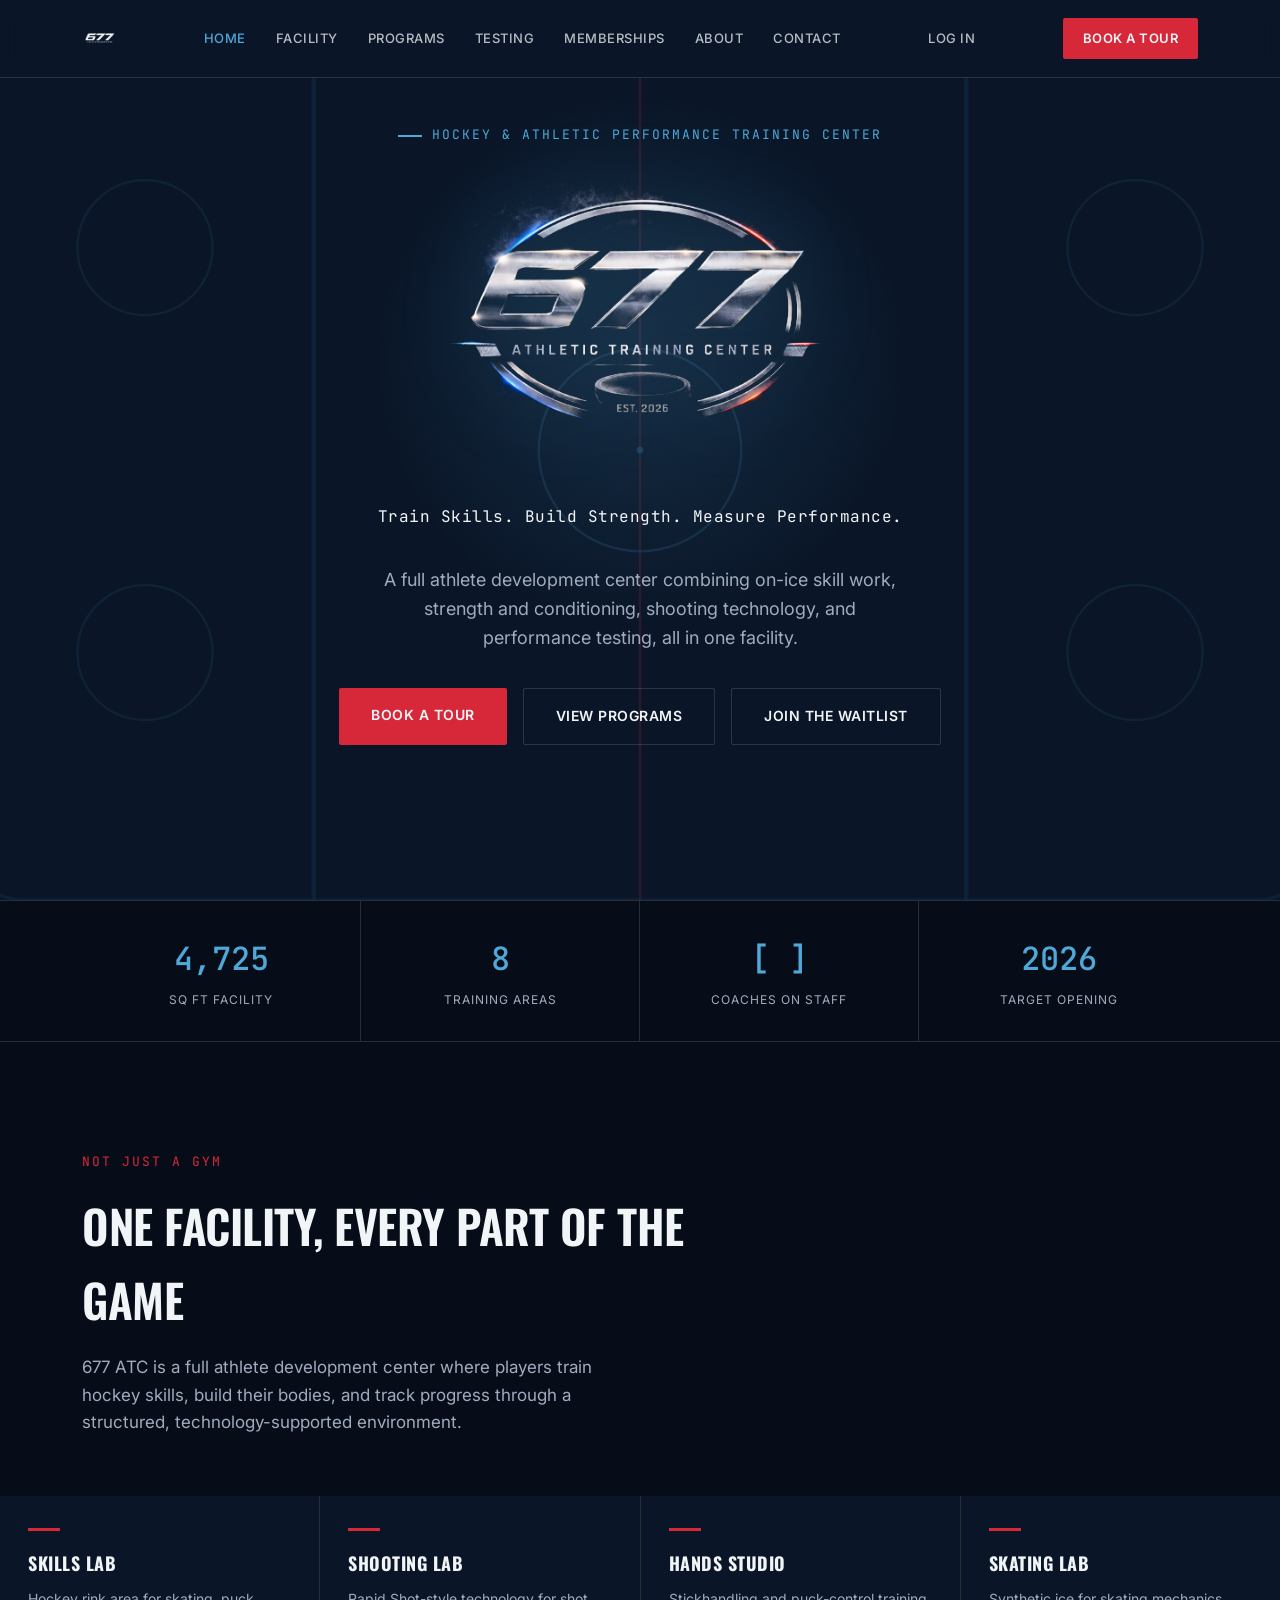
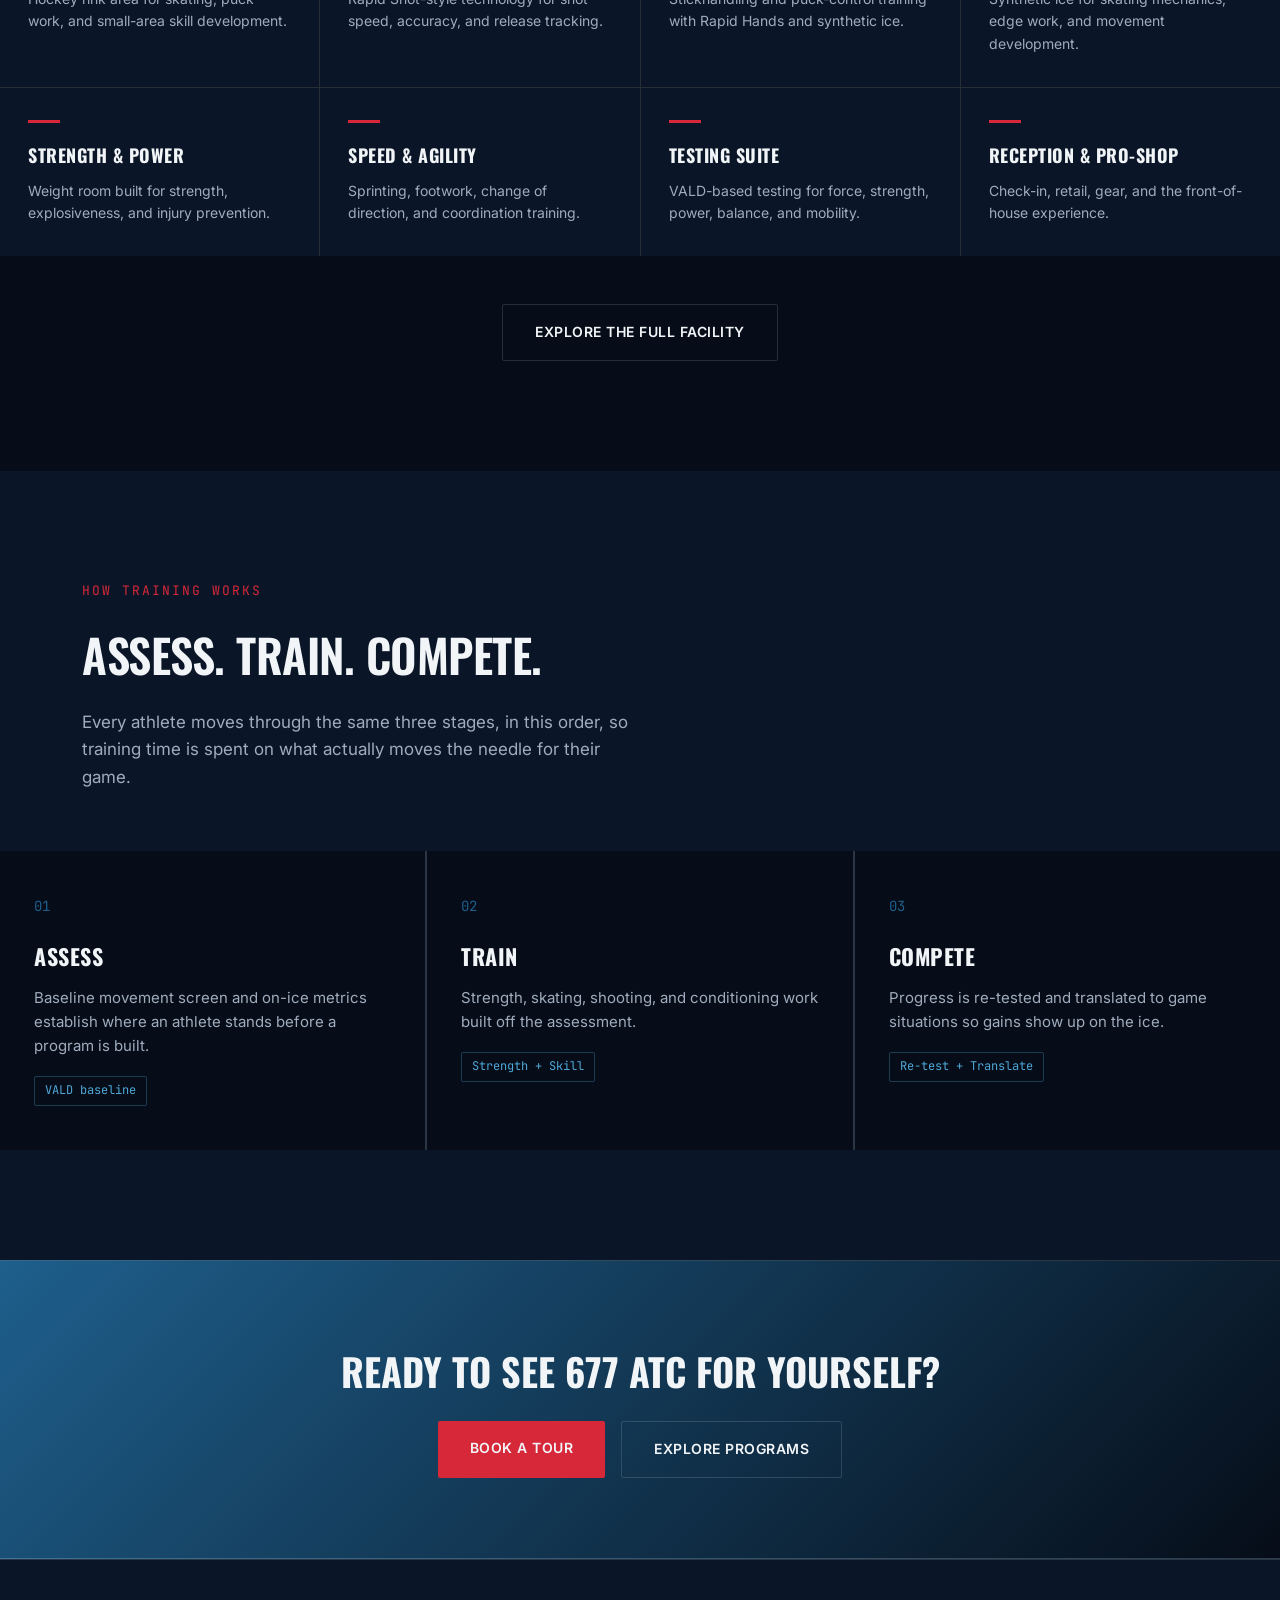
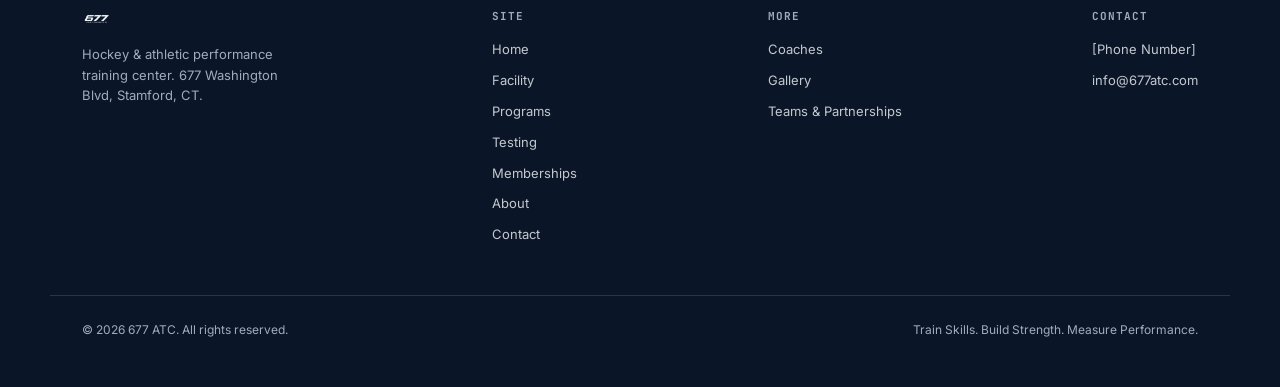
<file: index.html>
<!DOCTYPE html>
<html lang="en">
<head>
<meta charset="UTF-8">
<meta name="viewport" content="width=device-width, initial-scale=1.0">
<title>Home | 677 ATC</title>
<meta name="description" content="677 ATC is a hockey and athletic performance training center combining skill development, strength training, shooting technology, and performance testing.">
<link rel="preconnect" href="https://fonts.googleapis.com">
<link href="https://fonts.googleapis.com/css2?family=Oswald:wght@400;500;600;700&family=Inter:wght@400;500;600&family=JetBrains+Mono:wght@400;500&display=swap" rel="stylesheet">
<link rel="icon" type="image/png" href="favicon.png">
<link rel="stylesheet" href="styles.css">
</head>
<body>
<header>
  <nav>
    <a href="index.html" class="logo"><img src="assets/logo-mark-white.png" alt="677 ATC" class="logo-img"></a>
    <div class="nav-links">
      <a href="index.html" class="active">Home</a>
      <a href="facility.html">Facility</a>
      <a href="programs.html">Programs</a>
      <a href="testing.html">Testing</a>
      <a href="memberships.html">Memberships</a>
      <a href="about.html">About</a>
      <a href="contact.html">Contact</a>
      <a href="login.html" class="mobile-only-link">Log In</a>
    </div>
    <a href="login.html" class="login-link">Log In</a>
    <a href="contact.html" class="nav-cta">Book a Tour</a>
      <button class="menu-toggle" id="menu-toggle" aria-label="Toggle menu"><span></span><span></span><span></span></button>
  </nav>
</header>
<section class="hero" id="hero">
  <div class="hero-glow" id="hero-glow"></div>
  <svg class="rink-svg" viewBox="0 0 1180 800" preserveAspectRatio="xMidYMid slice">
    <rect x="0" y="0" width="1180" height="800" rx="40" fill="none" stroke="#1E5F8C" stroke-width="3" opacity="0.4"/>
    <line x1="590" y1="0" x2="590" y2="800" stroke="#D62839" stroke-width="2" opacity="0.5"/>
    <line x1="300" y1="0" x2="300" y2="800" stroke="#1E5F8C" stroke-width="4" opacity="0.4"/>
    <line x1="880" y1="0" x2="880" y2="800" stroke="#1E5F8C" stroke-width="4" opacity="0.4"/>
    <circle cx="590" cy="400" r="90" fill="none" stroke="#4FA8D8" stroke-width="2" opacity="0.4"/>
    <circle cx="590" cy="400" r="3" fill="#4FA8D8" opacity="0.6"/>
    <circle cx="150" cy="220" r="60" fill="none" stroke="#4FA8D8" stroke-width="2" opacity="0.25"/>
    <circle cx="150" cy="580" r="60" fill="none" stroke="#4FA8D8" stroke-width="2" opacity="0.25"/>
    <circle cx="1030" cy="220" r="60" fill="none" stroke="#4FA8D8" stroke-width="2" opacity="0.25"/>
    <circle cx="1030" cy="580" r="60" fill="none" stroke="#4FA8D8" stroke-width="2" opacity="0.25"/>
  </svg>
  <div class="hero-inner">
    <div class="eyebrow">Hockey &amp; Athletic Performance Training Center</div>
    <img src="assets/logo-chrome-clean.png" alt="677 Athletic Training Center" class="hero-logo">
    <p class="tagline">Train Skills. Build Strength. Measure Performance.</p>
    <p class="hero-sub">A full athlete development center combining on-ice skill work, strength and conditioning, shooting technology, and performance testing, all in one facility.</p>
    <div class="hero-ctas">
      <a href="contact.html" class="btn-primary">Book a Tour</a>
      <a href="programs.html" class="btn-secondary">View Programs</a>
      <a href="contact.html" class="btn-secondary">Join the Waitlist</a>
    </div>
  </div>
</section>

<div class="scoreboard">
  <div class="wrap">
    <div class="stat"><div class="num">4,725</div><div class="label">Sq Ft Facility</div></div>
    <div class="stat"><div class="num">8</div><div class="label">Training Areas</div></div>
    <div class="stat"><div class="num">[ ]</div><div class="label">Coaches on Staff</div></div>
    <div class="stat"><div class="num">2026</div><div class="label">Target Opening</div></div>
  </div>
</div>

<section class="bg-deep">
  <div class="wrap">
    <div class="section-head reveal">
      <div class="section-eyebrow">Not Just a Gym</div>
      <h2 class="section-title">One Facility, Every Part of the Game</h2>
      <p class="section-desc">677 ATC is a full athlete development center where players train hockey skills, build their bodies, and track progress through a structured, technology-supported environment.</p>
    </div>
  </div>
  <div class="feature-grid">
    <div class="feature reveal"><div class="icon-line"></div><h4>Skills Lab</h4><p>Hockey rink area for skating, puck work, and small-area skill development.</p></div>
    <div class="feature reveal"><div class="icon-line"></div><h4>Shooting Lab</h4><p>Rapid Shot-style technology for shot speed, accuracy, and release tracking.</p></div>
    <div class="feature reveal"><div class="icon-line"></div><h4>Hands Studio</h4><p>Stickhandling and puck-control training with Rapid Hands and synthetic ice.</p></div>
    <div class="feature reveal"><div class="icon-line"></div><h4>Skating Lab</h4><p>Synthetic ice for skating mechanics, edge work, and movement development.</p></div>
    <div class="feature reveal"><div class="icon-line"></div><h4>Strength &amp; Power</h4><p>Weight room built for strength, explosiveness, and injury prevention.</p></div>
    <div class="feature reveal"><div class="icon-line"></div><h4>Speed &amp; Agility</h4><p>Sprinting, footwork, change of direction, and coordination training.</p></div>
    <div class="feature reveal"><div class="icon-line"></div><h4>Testing Suite</h4><p>VALD-based testing for force, strength, power, balance, and mobility.</p></div>
    <div class="feature reveal"><div class="icon-line"></div><h4>Reception &amp; Pro-Shop</h4><p>Check-in, retail, gear, and the front-of-house experience.</p></div>
  </div>
  <div class="wrap" style="margin-top:48px;text-align:center;">
    <a href="facility.html" class="btn-secondary reveal">Explore the Full Facility</a>
  </div>
</section>

<section>
  <div class="wrap">
    <div class="section-head reveal">
      <div class="section-eyebrow">How Training Works</div>
      <h2 class="section-title">Assess. Train. Compete.</h2>
      <p class="section-desc">Every athlete moves through the same three stages, in this order, so training time is spent on what actually moves the needle for their game.</p>
    </div>
  </div>
  <div class="program-grid">
    <div class="program-card reveal"><div class="program-num">01</div><h3>Assess</h3><p>Baseline movement screen and on-ice metrics establish where an athlete stands before a program is built.</p><span class="tag">VALD baseline</span></div>
    <div class="program-card reveal"><div class="program-num">02</div><h3>Train</h3><p>Strength, skating, shooting, and conditioning work built off the assessment.</p><span class="tag">Strength + Skill</span></div>
    <div class="program-card reveal"><div class="program-num">03</div><h3>Compete</h3><p>Progress is re-tested and translated to game situations so gains show up on the ice.</p><span class="tag">Re-test + Translate</span></div>
  </div>
</section>

<section class="cta-band">
  <div class="wrap">
    <h2 class="reveal">Ready to see 677 ATC for yourself?</h2>
    <div class="hero-ctas reveal">
      <a href="contact.html" class="btn-primary">Book a Tour</a>
      <a href="programs.html" class="btn-secondary">Explore Programs</a>
    </div>
  </div>
</section>

<footer>
  <div class="wrap footer-inner">
    <div class="footer-col">
      <div class="logo"><img src="assets/logo-mark-white.png" alt="677 ATC" class="logo-img"></div>
      <p style="color:var(--steel);font-size:13px;margin-top:14px;max-width:220px;">Hockey &amp; athletic performance training center. 677 Washington Blvd, Stamford, CT.</p>
    </div>
    <div class="footer-col">
      <h5>Site</h5>
      <a href="index.html">Home</a>
      <a href="facility.html">Facility</a>
      <a href="programs.html">Programs</a>
      <a href="testing.html">Testing</a>
      <a href="memberships.html">Memberships</a>
      <a href="about.html">About</a>
      <a href="contact.html">Contact</a>
    </div>
    <div class="footer-col">
      <h5>More</h5>
      <a href="coaches.html">Coaches</a>
      <a href="gallery.html">Gallery</a>
      <a href="teams.html">Teams & Partnerships</a>
    </div>
    <div class="footer-col">
      <h5>Contact</h5>
      <a href="tel:+10000000000">[Phone Number]</a>
      <a href="mailto:info@677atc.com">info@677atc.com</a>
    </div>
  </div>
  <div class="wrap footer-bottom">
    <div>&copy; 2026 677 ATC. All rights reserved.</div>
    <div>Train Skills. Build Strength. Measure Performance.</div>
  </div>
</footer>
<script src="script.js"></script>
</body>
</html>
</file>
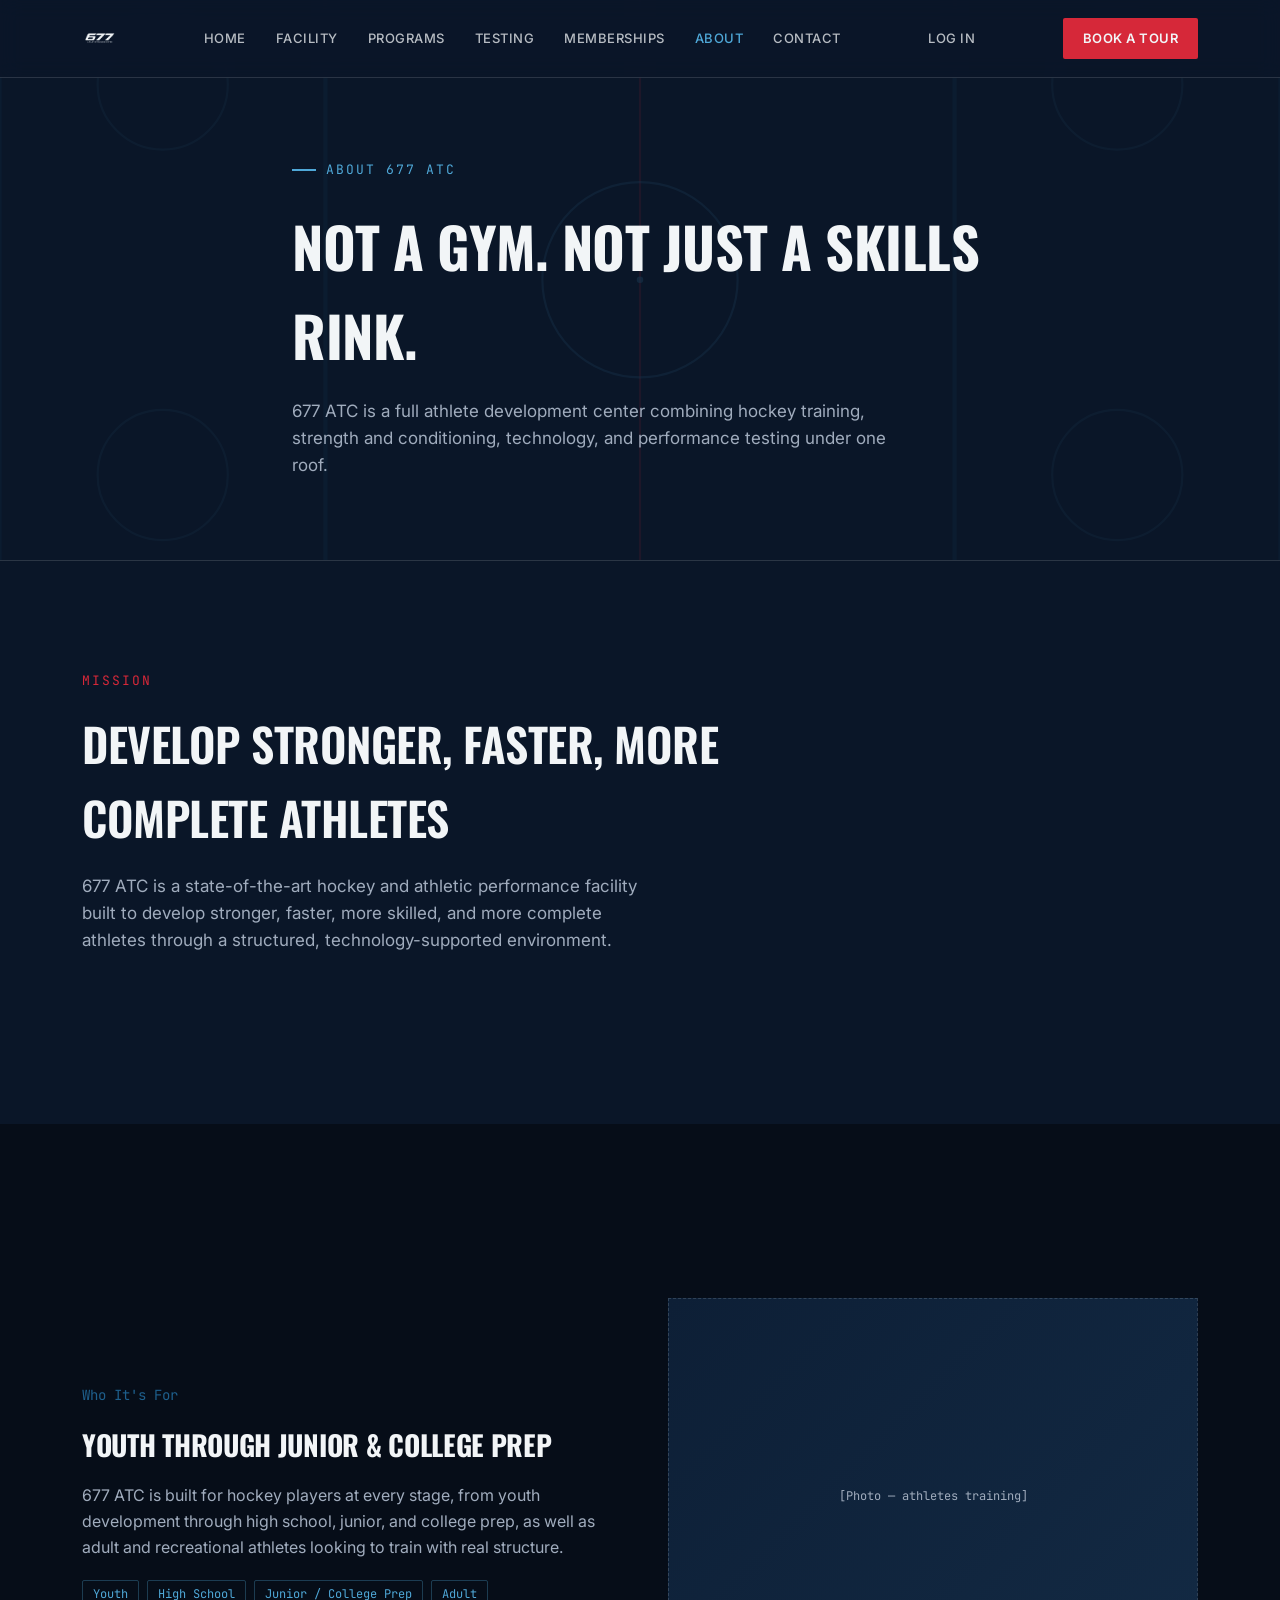
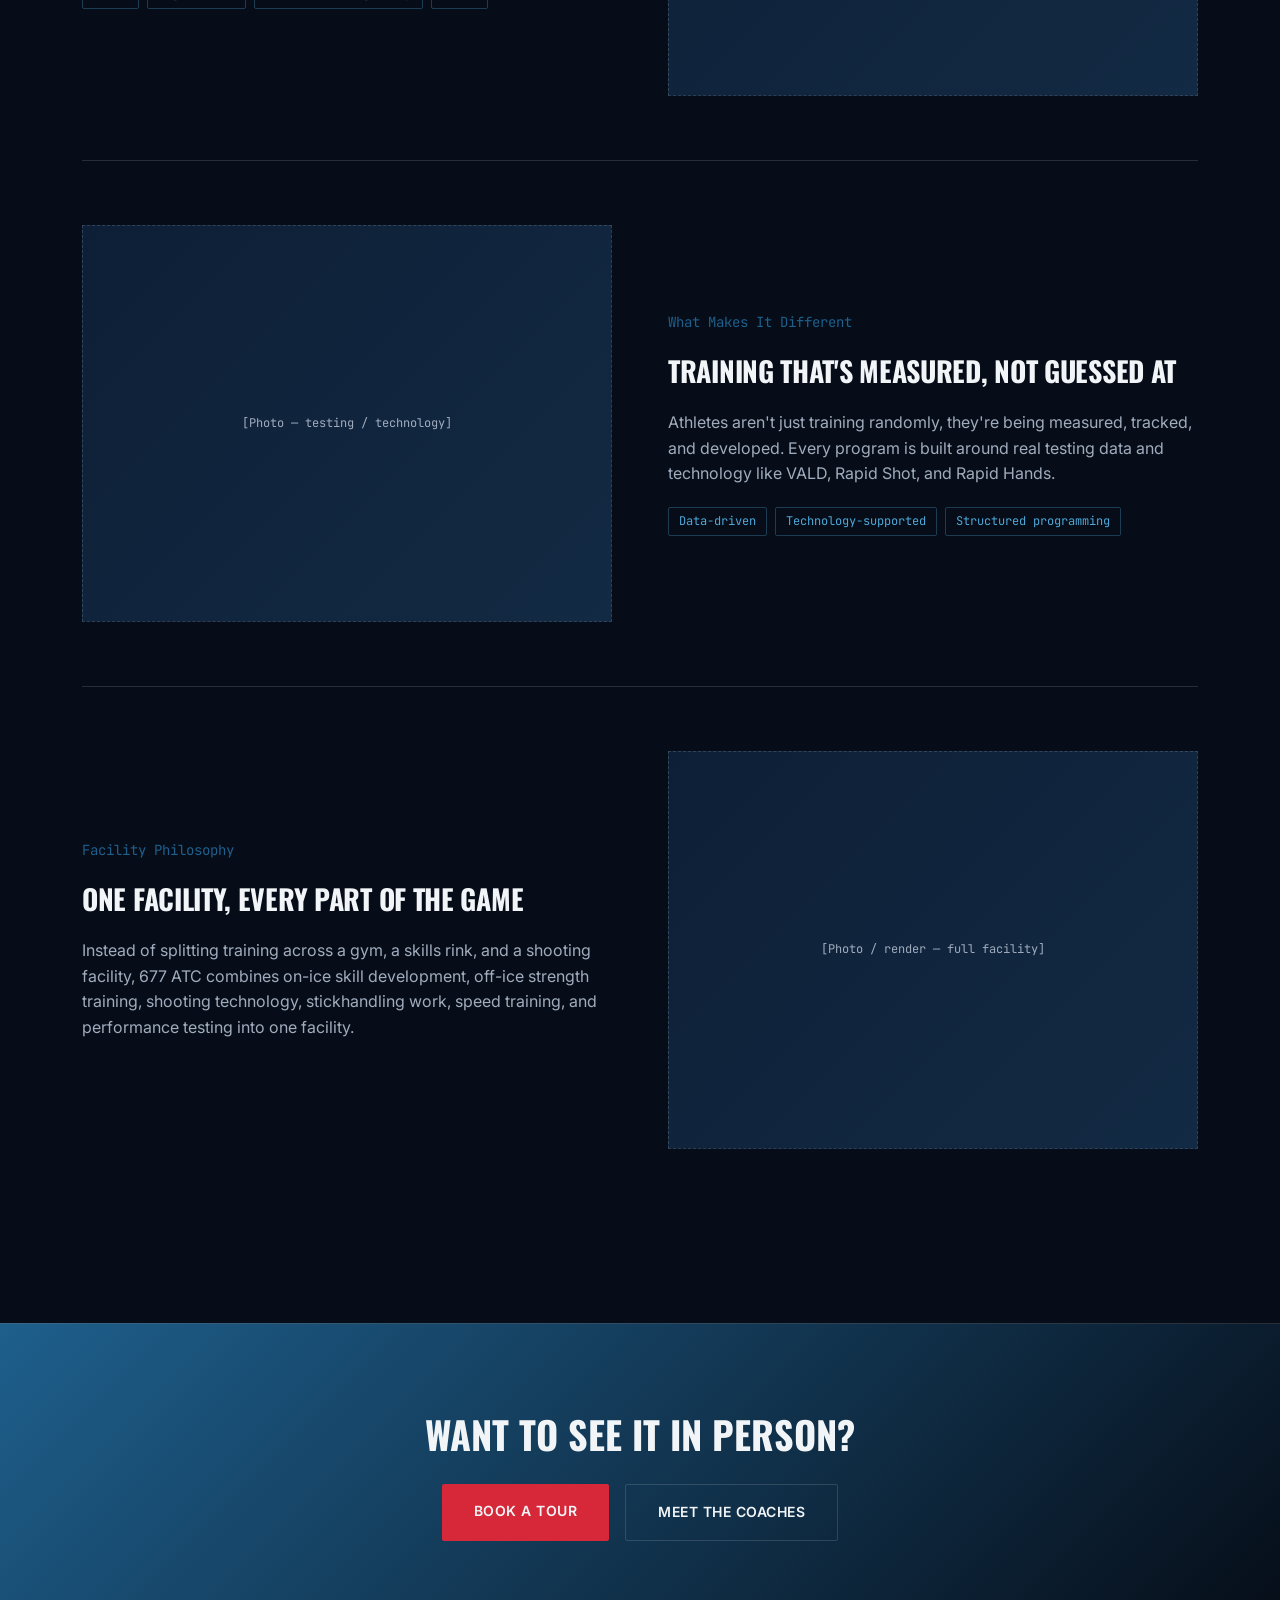
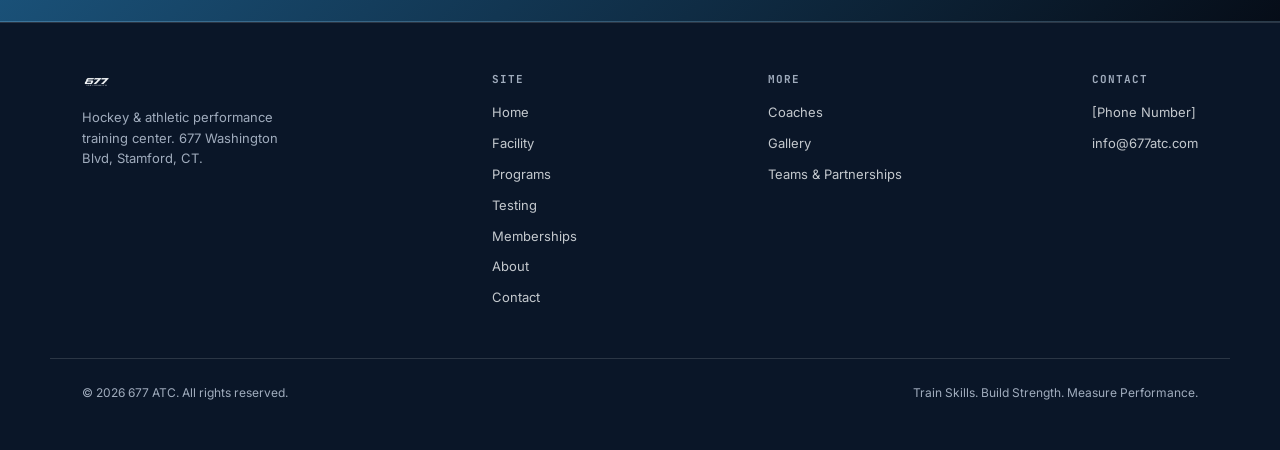
<file: about.html>
<!DOCTYPE html>
<html lang="en">
<head>
<meta charset="UTF-8">
<meta name="viewport" content="width=device-width, initial-scale=1.0">
<title>About | 677 ATC</title>
<meta name="description" content="677 ATC is a full athlete development center combining hockey training, strength and conditioning, technology, and performance testing.">
<link rel="preconnect" href="https://fonts.googleapis.com">
<link href="https://fonts.googleapis.com/css2?family=Oswald:wght@400;500;600;700&family=Inter:wght@400;500;600&family=JetBrains+Mono:wght@400;500&display=swap" rel="stylesheet">
<link rel="icon" type="image/png" href="favicon.png">
<link rel="stylesheet" href="styles.css">
</head>
<body>
<header>
  <nav>
    <a href="index.html" class="logo"><img src="assets/logo-mark-white.png" alt="677 ATC" class="logo-img"></a>
    <div class="nav-links">
      <a href="index.html">Home</a>
      <a href="facility.html">Facility</a>
      <a href="programs.html">Programs</a>
      <a href="testing.html">Testing</a>
      <a href="memberships.html">Memberships</a>
      <a href="about.html" class="active">About</a>
      <a href="contact.html">Contact</a>
      <a href="login.html" class="mobile-only-link">Log In</a>
    </div>
    <a href="login.html" class="login-link">Log In</a>
    <a href="contact.html" class="nav-cta">Book a Tour</a>
      <button class="menu-toggle" id="menu-toggle" aria-label="Toggle menu"><span></span><span></span><span></span></button>
  </nav>
</header>
<section class="page-hero">
  <svg class="rink-svg" viewBox="0 0 1180 800" preserveAspectRatio="xMidYMid slice">
    <rect x="0" y="0" width="1180" height="800" rx="40" fill="none" stroke="#1E5F8C" stroke-width="3" opacity="0.4"/>
    <line x1="590" y1="0" x2="590" y2="800" stroke="#D62839" stroke-width="2" opacity="0.5"/>
    <line x1="300" y1="0" x2="300" y2="800" stroke="#1E5F8C" stroke-width="4" opacity="0.4"/>
    <line x1="880" y1="0" x2="880" y2="800" stroke="#1E5F8C" stroke-width="4" opacity="0.4"/>
    <circle cx="590" cy="400" r="90" fill="none" stroke="#4FA8D8" stroke-width="2" opacity="0.4"/>
    <circle cx="590" cy="400" r="3" fill="#4FA8D8" opacity="0.6"/>
    <circle cx="150" cy="220" r="60" fill="none" stroke="#4FA8D8" stroke-width="2" opacity="0.25"/>
    <circle cx="150" cy="580" r="60" fill="none" stroke="#4FA8D8" stroke-width="2" opacity="0.25"/>
    <circle cx="1030" cy="220" r="60" fill="none" stroke="#4FA8D8" stroke-width="2" opacity="0.25"/>
    <circle cx="1030" cy="580" r="60" fill="none" stroke="#4FA8D8" stroke-width="2" opacity="0.25"/>
  </svg>
  <div class="wrap page-hero-inner">
    <div class="eyebrow">About 677 ATC</div>
    <h1 class="page-title">Not a Gym. Not Just a Skills Rink.</h1>
    <p class="page-desc">677 ATC is a full athlete development center combining hockey training, strength and conditioning, technology, and performance testing under one roof.</p>
  </div>
</section>

<section>
  <div class="wrap">
    <div class="section-head reveal">
      <div class="section-eyebrow">Mission</div>
      <h2 class="section-title">Develop Stronger, Faster, More Complete Athletes</h2>
      <p class="section-desc">677 ATC is a state-of-the-art hockey and athletic performance facility built to develop stronger, faster, more skilled, and more complete athletes through a structured, technology-supported environment.</p>
    </div>
  </div>
</section>

<section class="bg-deep">
  <div class="wrap">
    <div class="detail-block reveal">
      <div>
        <div class="detail-num">Who It's For</div>
        <h3>Youth Through Junior &amp; College Prep</h3>
        <p>677 ATC is built for hockey players at every stage, from youth development through high school, junior, and college prep, as well as adult and recreational athletes looking to train with real structure.</p>
        <div class="detail-tags"><span>Youth</span><span>High School</span><span>Junior / College Prep</span><span>Adult</span></div>
      </div>
      <div class="detail-visual reveal">[Photo — athletes training]</div>
    </div>
    <div class="detail-block reverse reveal">
      <div>
        <div class="detail-num">What Makes It Different</div>
        <h3>Training That's Measured, Not Guessed At</h3>
        <p>Athletes aren't just training randomly, they're being measured, tracked, and developed. Every program is built around real testing data and technology like VALD, Rapid Shot, and Rapid Hands.</p>
        <div class="detail-tags"><span>Data-driven</span><span>Technology-supported</span><span>Structured programming</span></div>
      </div>
      <div class="detail-visual reveal">[Photo — testing / technology]</div>
    </div>
    <div class="detail-block reveal">
      <div>
        <div class="detail-num">Facility Philosophy</div>
        <h3>One Facility, Every Part of the Game</h3>
        <p>Instead of splitting training across a gym, a skills rink, and a shooting facility, 677 ATC combines on-ice skill development, off-ice strength training, shooting technology, stickhandling work, speed training, and performance testing into one facility.</p>
      </div>
      <div class="detail-visual reveal">[Photo / render — full facility]</div>
    </div>
  </div>
</section>
<section class="cta-band">
  <div class="wrap">
    <h2 class="reveal">Want to see it in person?</h2>
    <div class="hero-ctas reveal">
      <a href="contact.html" class="btn-primary">Book a Tour</a>
      <a href="coaches.html" class="btn-secondary">Meet the Coaches</a>
    </div>
  </div>
</section>
<footer>
  <div class="wrap footer-inner">
    <div class="footer-col">
      <div class="logo"><img src="assets/logo-mark-white.png" alt="677 ATC" class="logo-img"></div>
      <p style="color:var(--steel);font-size:13px;margin-top:14px;max-width:220px;">Hockey &amp; athletic performance training center. 677 Washington Blvd, Stamford, CT.</p>
    </div>
    <div class="footer-col">
      <h5>Site</h5>
      <a href="index.html">Home</a>
      <a href="facility.html">Facility</a>
      <a href="programs.html">Programs</a>
      <a href="testing.html">Testing</a>
      <a href="memberships.html">Memberships</a>
      <a href="about.html">About</a>
      <a href="contact.html">Contact</a>
    </div>
    <div class="footer-col">
      <h5>More</h5>
      <a href="coaches.html">Coaches</a>
      <a href="gallery.html">Gallery</a>
      <a href="teams.html">Teams & Partnerships</a>
    </div>
    <div class="footer-col">
      <h5>Contact</h5>
      <a href="tel:+10000000000">[Phone Number]</a>
      <a href="mailto:info@677atc.com">info@677atc.com</a>
    </div>
  </div>
  <div class="wrap footer-bottom">
    <div>&copy; 2026 677 ATC. All rights reserved.</div>
    <div>Train Skills. Build Strength. Measure Performance.</div>
  </div>
</footer>
<script src="script.js"></script>
</body>
</html>
</file>
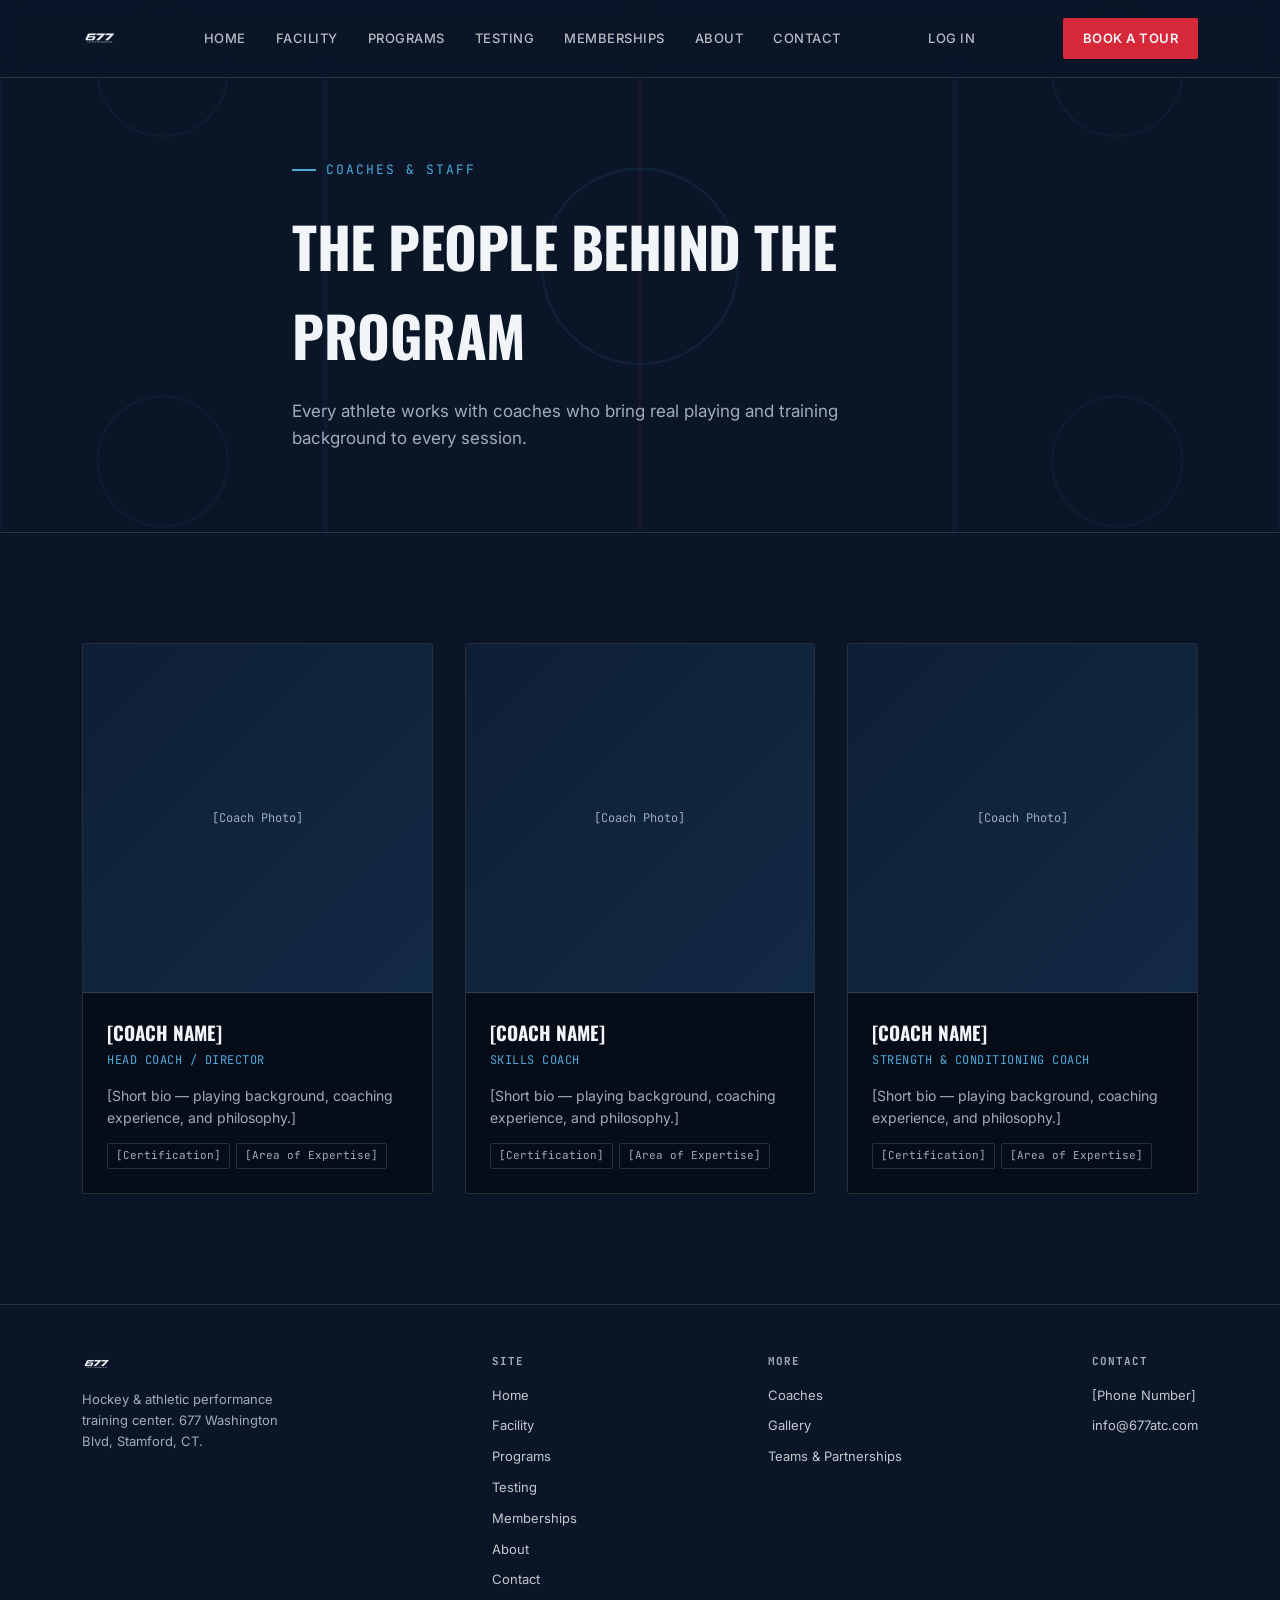
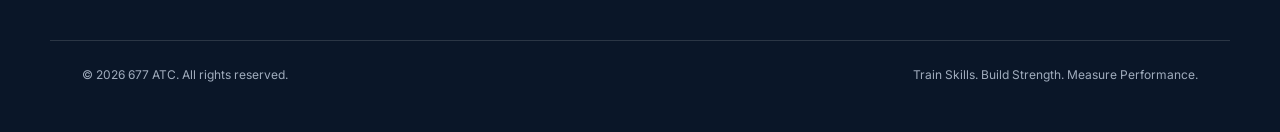
<file: coaches.html>
<!DOCTYPE html>
<html lang="en">
<head>
<meta charset="UTF-8">
<meta name="viewport" content="width=device-width, initial-scale=1.0">
<title>Coaches | 677 ATC</title>
<meta name="description" content="Meet the coaching staff at 677 ATC.">
<link rel="preconnect" href="https://fonts.googleapis.com">
<link href="https://fonts.googleapis.com/css2?family=Oswald:wght@400;500;600;700&family=Inter:wght@400;500;600&family=JetBrains+Mono:wght@400;500&display=swap" rel="stylesheet">
<link rel="icon" type="image/png" href="favicon.png">
<link rel="stylesheet" href="styles.css">
</head>
<body>
<header>
  <nav>
    <a href="index.html" class="logo"><img src="assets/logo-mark-white.png" alt="677 ATC" class="logo-img"></a>
    <div class="nav-links">
      <a href="index.html">Home</a>
      <a href="facility.html">Facility</a>
      <a href="programs.html">Programs</a>
      <a href="testing.html">Testing</a>
      <a href="memberships.html">Memberships</a>
      <a href="about.html">About</a>
      <a href="contact.html">Contact</a>
      <a href="login.html" class="mobile-only-link">Log In</a>
    </div>
    <a href="login.html" class="login-link">Log In</a>
    <a href="contact.html" class="nav-cta">Book a Tour</a>
      <button class="menu-toggle" id="menu-toggle" aria-label="Toggle menu"><span></span><span></span><span></span></button>
  </nav>
</header>
<section class="page-hero">
  <svg class="rink-svg" viewBox="0 0 1180 800" preserveAspectRatio="xMidYMid slice">
    <rect x="0" y="0" width="1180" height="800" rx="40" fill="none" stroke="#1E5F8C" stroke-width="3" opacity="0.4"/>
    <line x1="590" y1="0" x2="590" y2="800" stroke="#D62839" stroke-width="2" opacity="0.5"/>
    <line x1="300" y1="0" x2="300" y2="800" stroke="#1E5F8C" stroke-width="4" opacity="0.4"/>
    <line x1="880" y1="0" x2="880" y2="800" stroke="#1E5F8C" stroke-width="4" opacity="0.4"/>
    <circle cx="590" cy="400" r="90" fill="none" stroke="#4FA8D8" stroke-width="2" opacity="0.4"/>
    <circle cx="590" cy="400" r="3" fill="#4FA8D8" opacity="0.6"/>
    <circle cx="150" cy="220" r="60" fill="none" stroke="#4FA8D8" stroke-width="2" opacity="0.25"/>
    <circle cx="150" cy="580" r="60" fill="none" stroke="#4FA8D8" stroke-width="2" opacity="0.25"/>
    <circle cx="1030" cy="220" r="60" fill="none" stroke="#4FA8D8" stroke-width="2" opacity="0.25"/>
    <circle cx="1030" cy="580" r="60" fill="none" stroke="#4FA8D8" stroke-width="2" opacity="0.25"/>
  </svg>
  <div class="wrap page-hero-inner">
    <div class="eyebrow">Coaches &amp; Staff</div>
    <h1 class="page-title">The People Behind the Program</h1>
    <p class="page-desc">Every athlete works with coaches who bring real playing and training background to every session.</p>
  </div>
</section>
<section>
  <div class="wrap">
    <div class="coach-grid">
      <div class="coach-card reveal">
        <div class="coach-photo">[Coach Photo]</div>
        <div class="coach-info">
          <h4>[Coach Name]</h4>
          <div class="coach-role">Head Coach / Director</div>
          <p>[Short bio — playing background, coaching experience, and philosophy.]</p>
          <div class="coach-tags"><span>[Certification]</span><span>[Area of Expertise]</span></div>
        </div>
      </div>
      <div class="coach-card reveal">
        <div class="coach-photo">[Coach Photo]</div>
        <div class="coach-info">
          <h4>[Coach Name]</h4>
          <div class="coach-role">Skills Coach</div>
          <p>[Short bio — playing background, coaching experience, and philosophy.]</p>
          <div class="coach-tags"><span>[Certification]</span><span>[Area of Expertise]</span></div>
        </div>
      </div>
      <div class="coach-card reveal">
        <div class="coach-photo">[Coach Photo]</div>
        <div class="coach-info">
          <h4>[Coach Name]</h4>
          <div class="coach-role">Strength &amp; Conditioning Coach</div>
          <p>[Short bio — playing background, coaching experience, and philosophy.]</p>
          <div class="coach-tags"><span>[Certification]</span><span>[Area of Expertise]</span></div>
        </div>
      </div>
    </div>
  </div>
</section>
<footer>
  <div class="wrap footer-inner">
    <div class="footer-col">
      <div class="logo"><img src="assets/logo-mark-white.png" alt="677 ATC" class="logo-img"></div>
      <p style="color:var(--steel);font-size:13px;margin-top:14px;max-width:220px;">Hockey &amp; athletic performance training center. 677 Washington Blvd, Stamford, CT.</p>
    </div>
    <div class="footer-col">
      <h5>Site</h5>
      <a href="index.html">Home</a>
      <a href="facility.html">Facility</a>
      <a href="programs.html">Programs</a>
      <a href="testing.html">Testing</a>
      <a href="memberships.html">Memberships</a>
      <a href="about.html">About</a>
      <a href="contact.html">Contact</a>
    </div>
    <div class="footer-col">
      <h5>More</h5>
      <a href="coaches.html">Coaches</a>
      <a href="gallery.html">Gallery</a>
      <a href="teams.html">Teams & Partnerships</a>
    </div>
    <div class="footer-col">
      <h5>Contact</h5>
      <a href="tel:+10000000000">[Phone Number]</a>
      <a href="mailto:info@677atc.com">info@677atc.com</a>
    </div>
  </div>
  <div class="wrap footer-bottom">
    <div>&copy; 2026 677 ATC. All rights reserved.</div>
    <div>Train Skills. Build Strength. Measure Performance.</div>
  </div>
</footer>
<script src="script.js"></script>
</body>
</html>
</file>
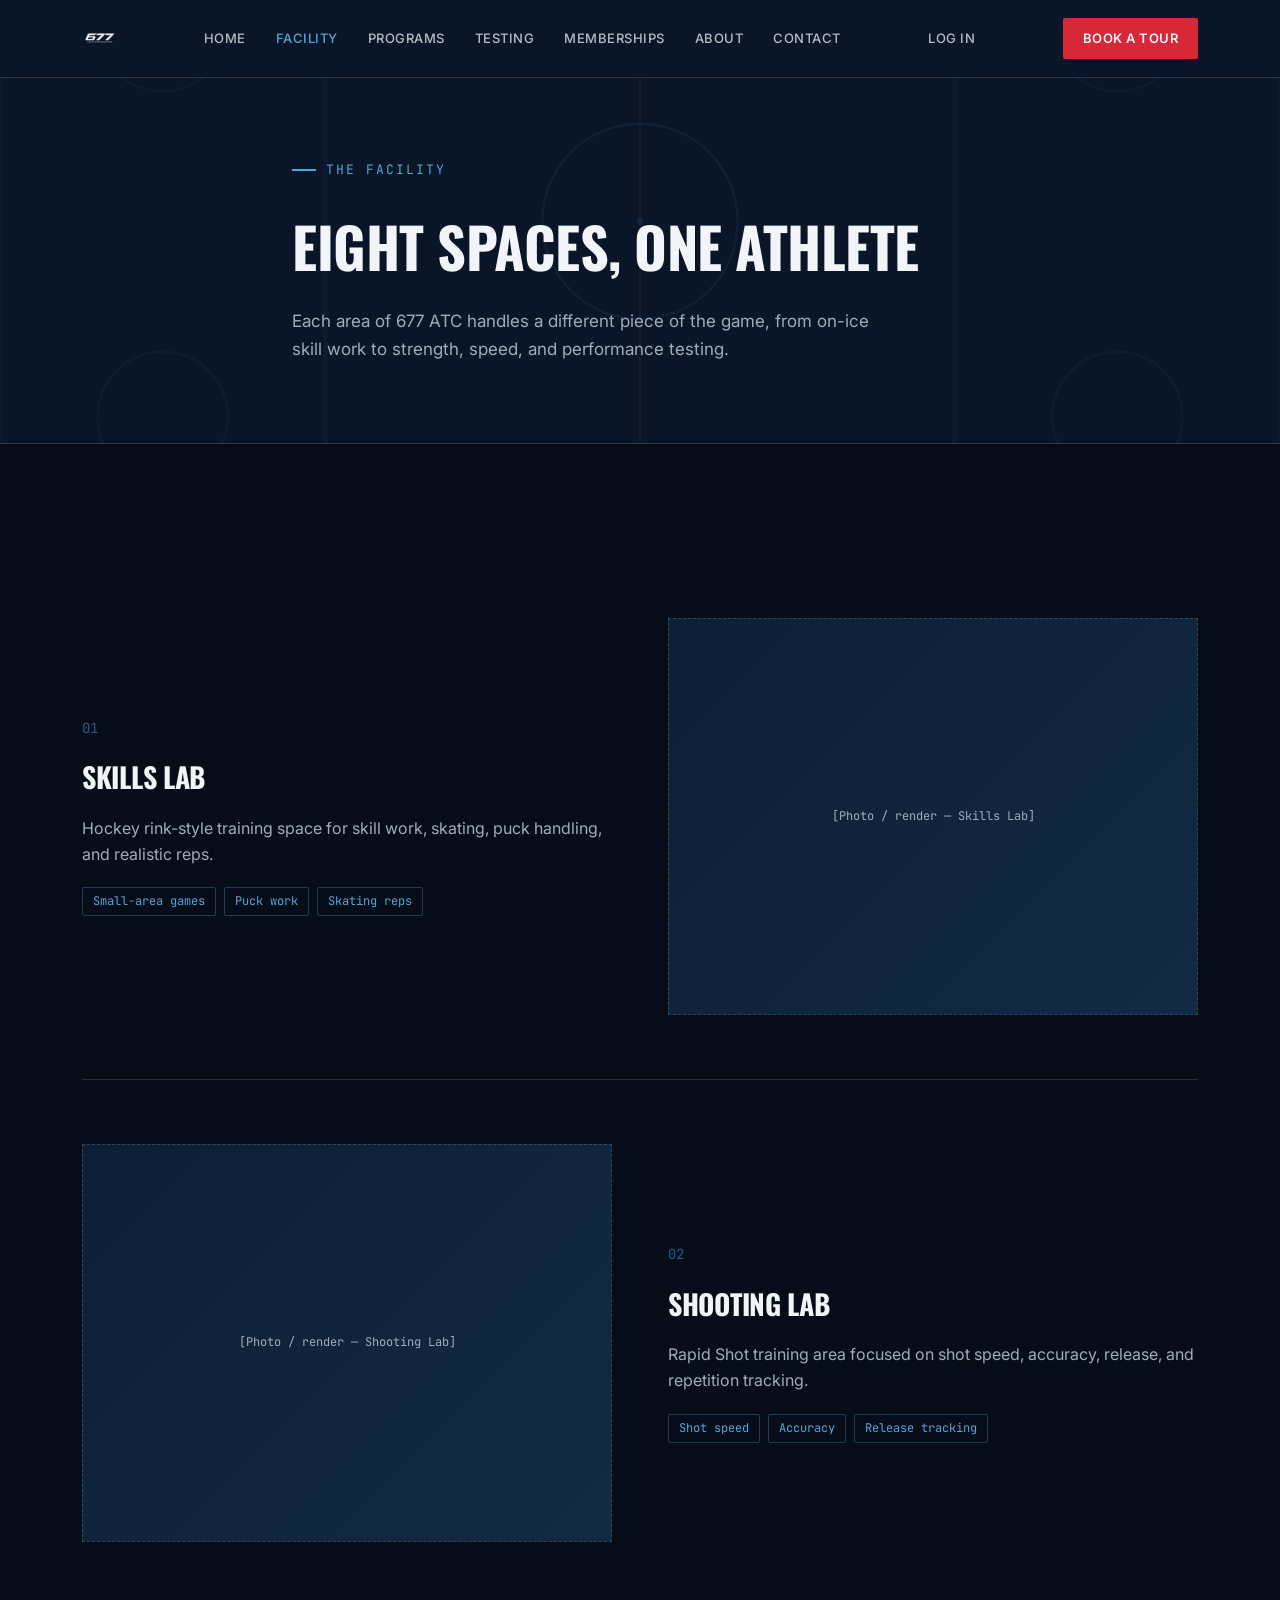
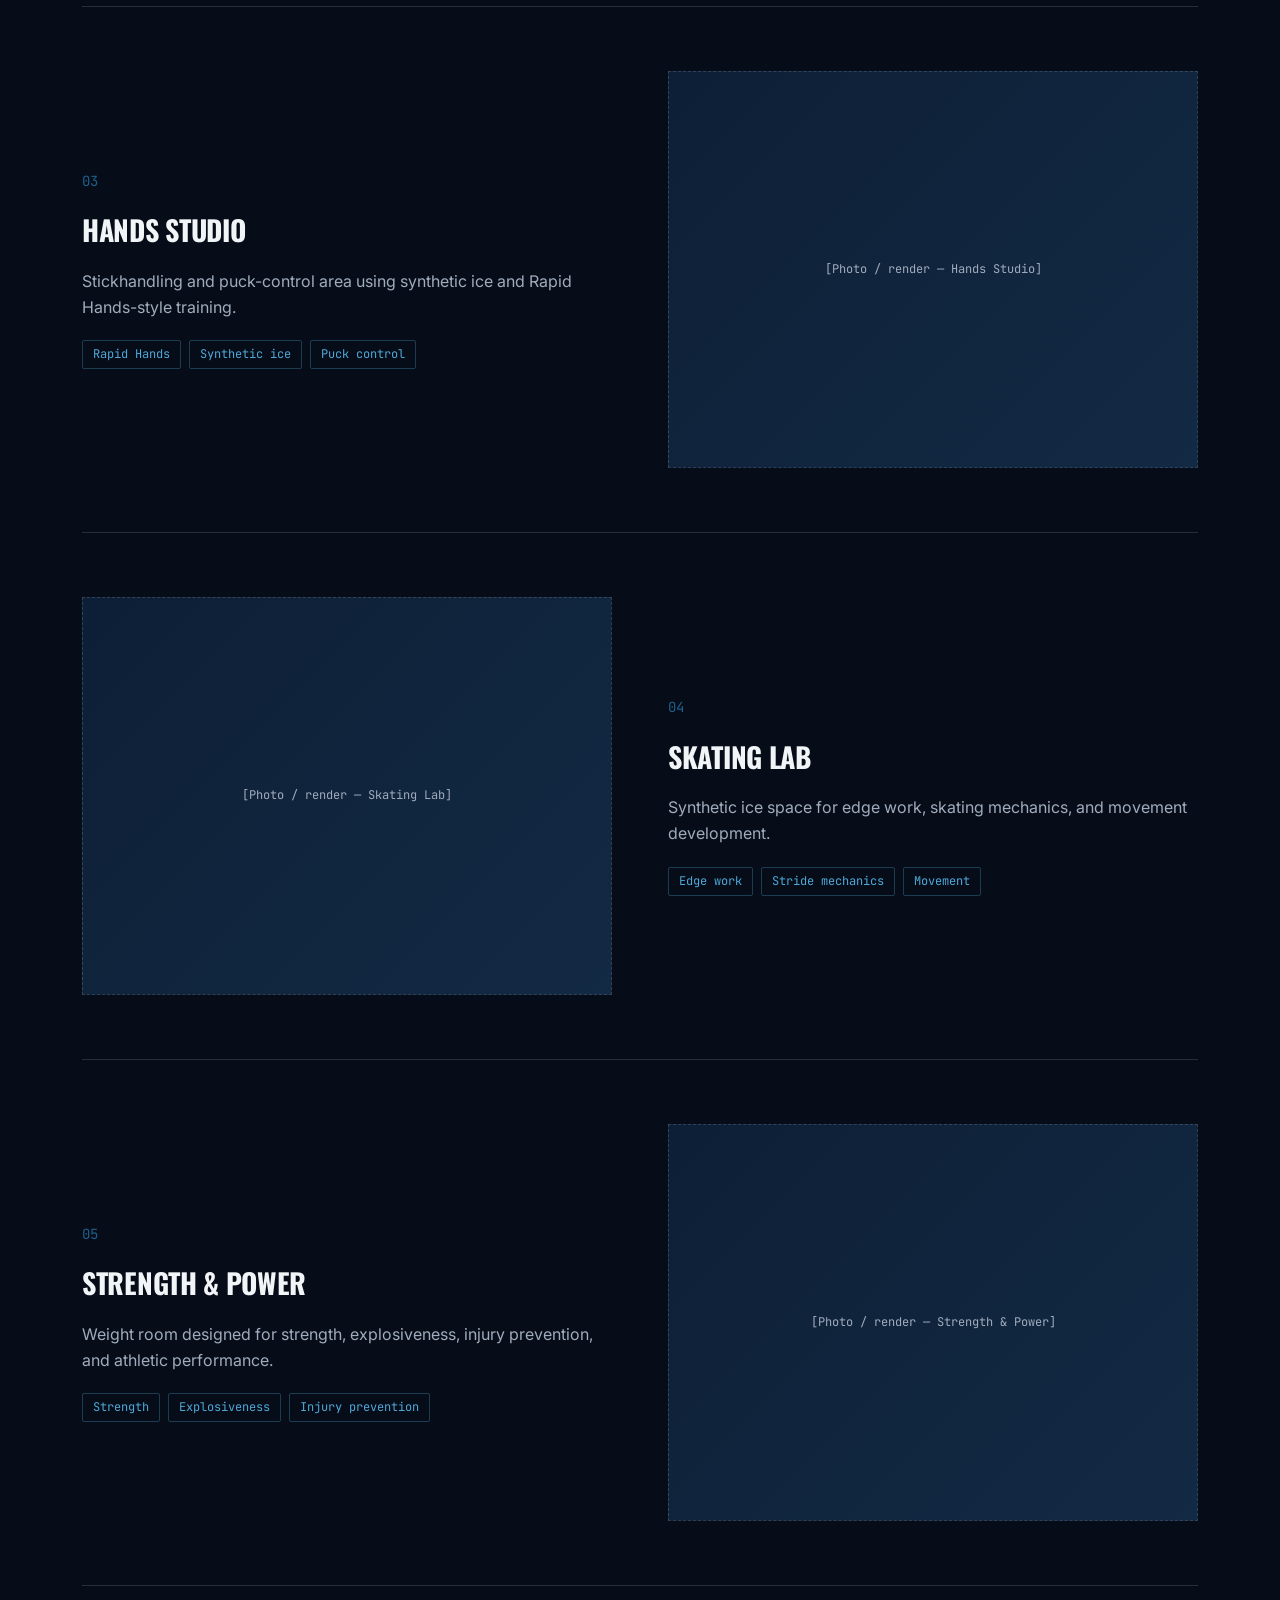
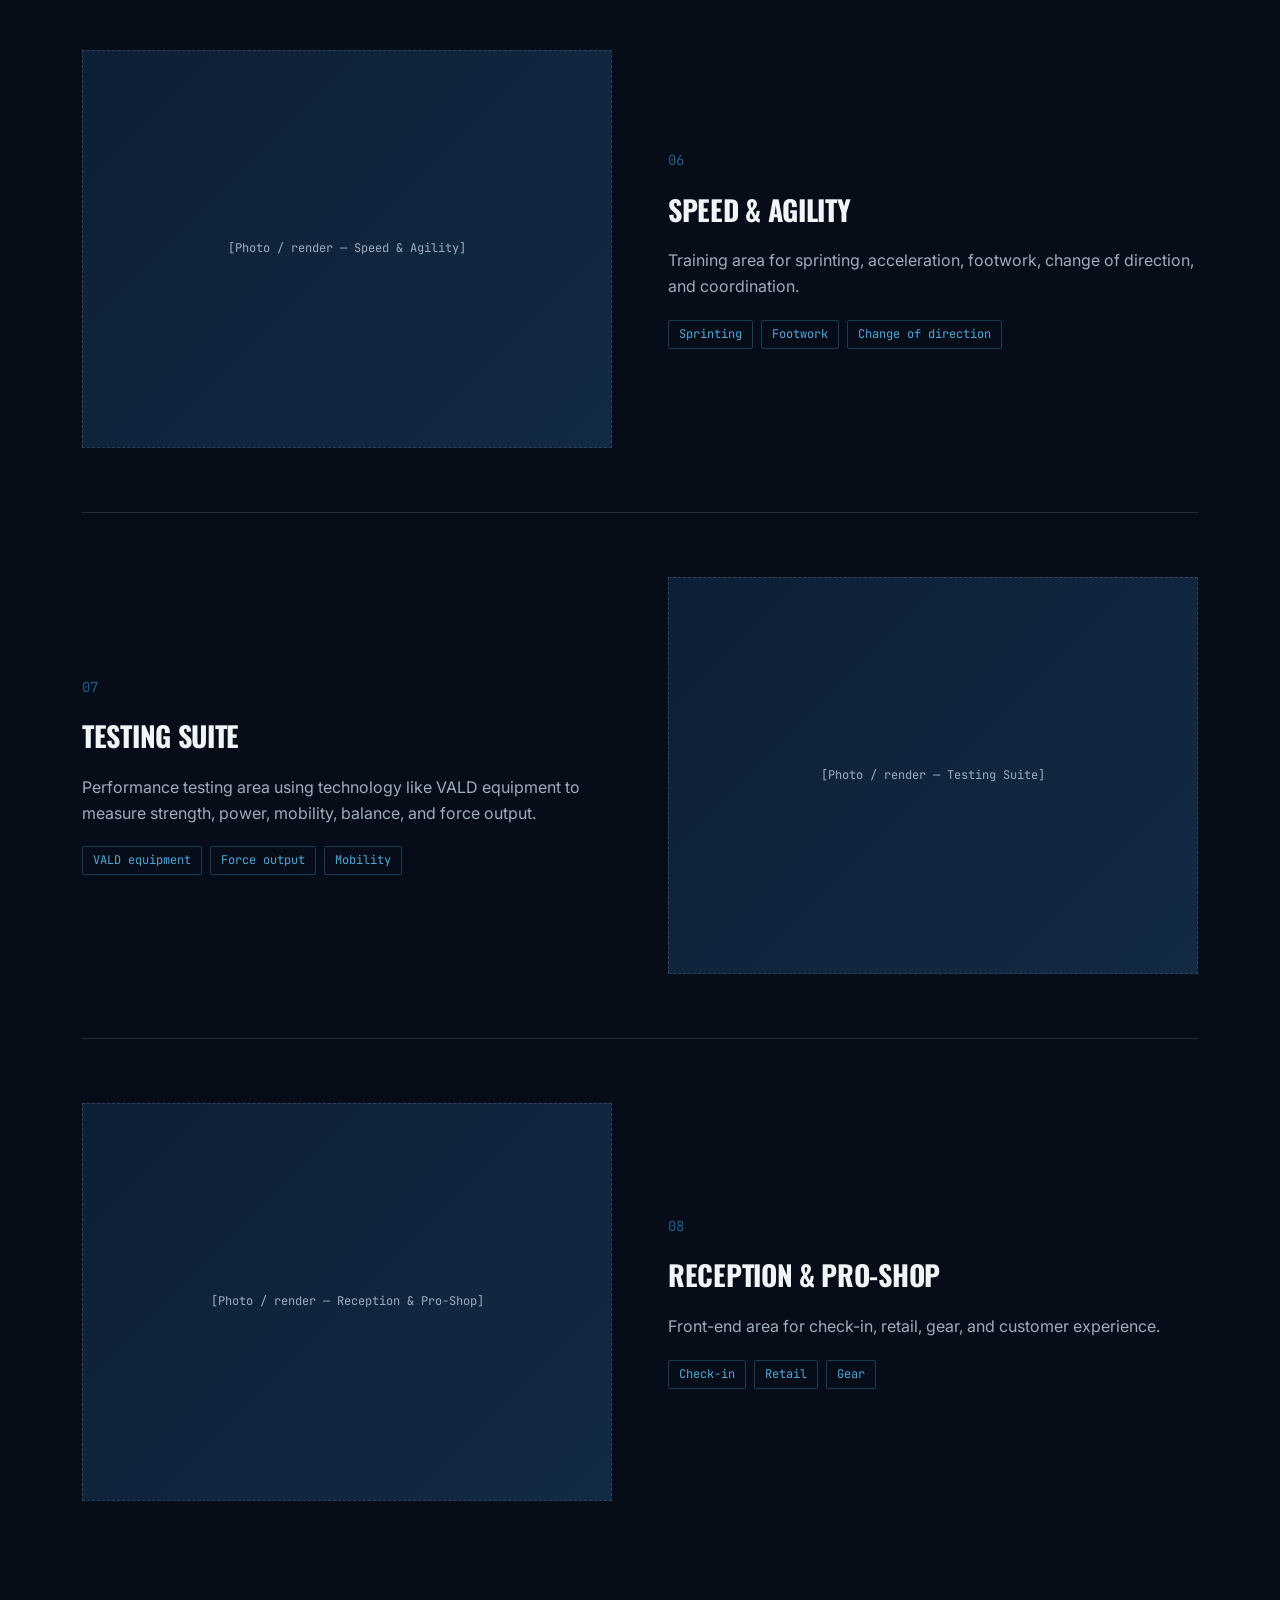
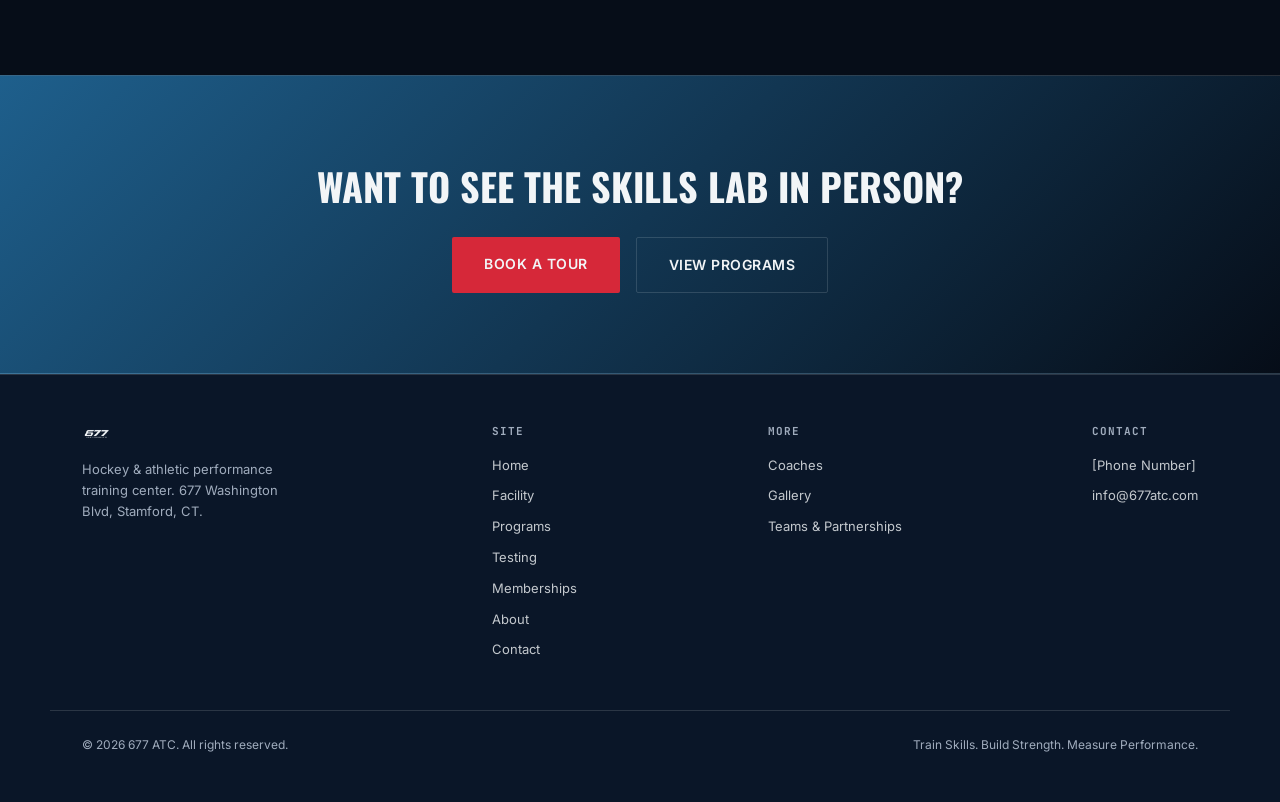
<file: facility.html>
<!DOCTYPE html>
<html lang="en">
<head>
<meta charset="UTF-8">
<meta name="viewport" content="width=device-width, initial-scale=1.0">
<title>Facility | 677 ATC</title>
<meta name="description" content="Tour the eight training areas inside 677 ATC, from the Skills Lab and Shooting Lab to the Testing Suite.">
<link rel="preconnect" href="https://fonts.googleapis.com">
<link href="https://fonts.googleapis.com/css2?family=Oswald:wght@400;500;600;700&family=Inter:wght@400;500;600&family=JetBrains+Mono:wght@400;500&display=swap" rel="stylesheet">
<link rel="icon" type="image/png" href="favicon.png">
<link rel="stylesheet" href="styles.css">
</head>
<body>
<header>
  <nav>
    <a href="index.html" class="logo"><img src="assets/logo-mark-white.png" alt="677 ATC" class="logo-img"></a>
    <div class="nav-links">
      <a href="index.html">Home</a>
      <a href="facility.html" class="active">Facility</a>
      <a href="programs.html">Programs</a>
      <a href="testing.html">Testing</a>
      <a href="memberships.html">Memberships</a>
      <a href="about.html">About</a>
      <a href="contact.html">Contact</a>
      <a href="login.html" class="mobile-only-link">Log In</a>
    </div>
    <a href="login.html" class="login-link">Log In</a>
    <a href="contact.html" class="nav-cta">Book a Tour</a>
      <button class="menu-toggle" id="menu-toggle" aria-label="Toggle menu"><span></span><span></span><span></span></button>
  </nav>
</header>
<section class="page-hero">
  <svg class="rink-svg" viewBox="0 0 1180 800" preserveAspectRatio="xMidYMid slice">
    <rect x="0" y="0" width="1180" height="800" rx="40" fill="none" stroke="#1E5F8C" stroke-width="3" opacity="0.4"/>
    <line x1="590" y1="0" x2="590" y2="800" stroke="#D62839" stroke-width="2" opacity="0.5"/>
    <line x1="300" y1="0" x2="300" y2="800" stroke="#1E5F8C" stroke-width="4" opacity="0.4"/>
    <line x1="880" y1="0" x2="880" y2="800" stroke="#1E5F8C" stroke-width="4" opacity="0.4"/>
    <circle cx="590" cy="400" r="90" fill="none" stroke="#4FA8D8" stroke-width="2" opacity="0.4"/>
    <circle cx="590" cy="400" r="3" fill="#4FA8D8" opacity="0.6"/>
    <circle cx="150" cy="220" r="60" fill="none" stroke="#4FA8D8" stroke-width="2" opacity="0.25"/>
    <circle cx="150" cy="580" r="60" fill="none" stroke="#4FA8D8" stroke-width="2" opacity="0.25"/>
    <circle cx="1030" cy="220" r="60" fill="none" stroke="#4FA8D8" stroke-width="2" opacity="0.25"/>
    <circle cx="1030" cy="580" r="60" fill="none" stroke="#4FA8D8" stroke-width="2" opacity="0.25"/>
  </svg>
  <div class="wrap page-hero-inner">
    <div class="eyebrow">The Facility</div>
    <h1 class="page-title">Eight Spaces, One Athlete</h1>
    <p class="page-desc">Each area of 677 ATC handles a different piece of the game, from on-ice skill work to strength, speed, and performance testing.</p>
  </div>
</section>
<section class="bg-deep">
  <div class="wrap">
    <div class="detail-block reveal">
      <div>
        <div class="detail-num">01</div>
        <h3>Skills Lab</h3>
        <p>Hockey rink-style training space for skill work, skating, puck handling, and realistic reps.</p>
        <div class="detail-tags"><span>Small-area games</span><span>Puck work</span><span>Skating reps</span></div>
      </div>
      <div class="detail-visual reveal">[Photo / render — Skills Lab]</div>
    </div>
    <div class="detail-block reverse reveal">
      <div>
        <div class="detail-num">02</div>
        <h3>Shooting Lab</h3>
        <p>Rapid Shot training area focused on shot speed, accuracy, release, and repetition tracking.</p>
        <div class="detail-tags"><span>Shot speed</span><span>Accuracy</span><span>Release tracking</span></div>
      </div>
      <div class="detail-visual reveal">[Photo / render — Shooting Lab]</div>
    </div>
    <div class="detail-block reveal">
      <div>
        <div class="detail-num">03</div>
        <h3>Hands Studio</h3>
        <p>Stickhandling and puck-control area using synthetic ice and Rapid Hands-style training.</p>
        <div class="detail-tags"><span>Rapid Hands</span><span>Synthetic ice</span><span>Puck control</span></div>
      </div>
      <div class="detail-visual reveal">[Photo / render — Hands Studio]</div>
    </div>
    <div class="detail-block reverse reveal">
      <div>
        <div class="detail-num">04</div>
        <h3>Skating Lab</h3>
        <p>Synthetic ice space for edge work, skating mechanics, and movement development.</p>
        <div class="detail-tags"><span>Edge work</span><span>Stride mechanics</span><span>Movement</span></div>
      </div>
      <div class="detail-visual reveal">[Photo / render — Skating Lab]</div>
    </div>
    <div class="detail-block reveal">
      <div>
        <div class="detail-num">05</div>
        <h3>Strength & Power</h3>
        <p>Weight room designed for strength, explosiveness, injury prevention, and athletic performance.</p>
        <div class="detail-tags"><span>Strength</span><span>Explosiveness</span><span>Injury prevention</span></div>
      </div>
      <div class="detail-visual reveal">[Photo / render — Strength & Power]</div>
    </div>
    <div class="detail-block reverse reveal">
      <div>
        <div class="detail-num">06</div>
        <h3>Speed & Agility</h3>
        <p>Training area for sprinting, acceleration, footwork, change of direction, and coordination.</p>
        <div class="detail-tags"><span>Sprinting</span><span>Footwork</span><span>Change of direction</span></div>
      </div>
      <div class="detail-visual reveal">[Photo / render — Speed & Agility]</div>
    </div>
    <div class="detail-block reveal">
      <div>
        <div class="detail-num">07</div>
        <h3>Testing Suite</h3>
        <p>Performance testing area using technology like VALD equipment to measure strength, power, mobility, balance, and force output.</p>
        <div class="detail-tags"><span>VALD equipment</span><span>Force output</span><span>Mobility</span></div>
      </div>
      <div class="detail-visual reveal">[Photo / render — Testing Suite]</div>
    </div>
    <div class="detail-block reverse reveal">
      <div>
        <div class="detail-num">08</div>
        <h3>Reception & Pro-Shop</h3>
        <p>Front-end area for check-in, retail, gear, and customer experience.</p>
        <div class="detail-tags"><span>Check-in</span><span>Retail</span><span>Gear</span></div>
      </div>
      <div class="detail-visual reveal">[Photo / render — Reception & Pro-Shop]</div>
    </div>
  </div>
</section>
<section class="cta-band">
  <div class="wrap">
    <h2 class="reveal">Want to see the Skills Lab in person?</h2>
    <div class="hero-ctas reveal">
      <a href="contact.html" class="btn-primary">Book a Tour</a>
      <a href="programs.html" class="btn-secondary">View Programs</a>
    </div>
  </div>
</section>
<footer>
  <div class="wrap footer-inner">
    <div class="footer-col">
      <div class="logo"><img src="assets/logo-mark-white.png" alt="677 ATC" class="logo-img"></div>
      <p style="color:var(--steel);font-size:13px;margin-top:14px;max-width:220px;">Hockey &amp; athletic performance training center. 677 Washington Blvd, Stamford, CT.</p>
    </div>
    <div class="footer-col">
      <h5>Site</h5>
      <a href="index.html">Home</a>
      <a href="facility.html">Facility</a>
      <a href="programs.html">Programs</a>
      <a href="testing.html">Testing</a>
      <a href="memberships.html">Memberships</a>
      <a href="about.html">About</a>
      <a href="contact.html">Contact</a>
    </div>
    <div class="footer-col">
      <h5>More</h5>
      <a href="coaches.html">Coaches</a>
      <a href="gallery.html">Gallery</a>
      <a href="teams.html">Teams & Partnerships</a>
    </div>
    <div class="footer-col">
      <h5>Contact</h5>
      <a href="tel:+10000000000">[Phone Number]</a>
      <a href="mailto:info@677atc.com">info@677atc.com</a>
    </div>
  </div>
  <div class="wrap footer-bottom">
    <div>&copy; 2026 677 ATC. All rights reserved.</div>
    <div>Train Skills. Build Strength. Measure Performance.</div>
  </div>
</footer>
<script src="script.js"></script>
</body>
</html>
</file>
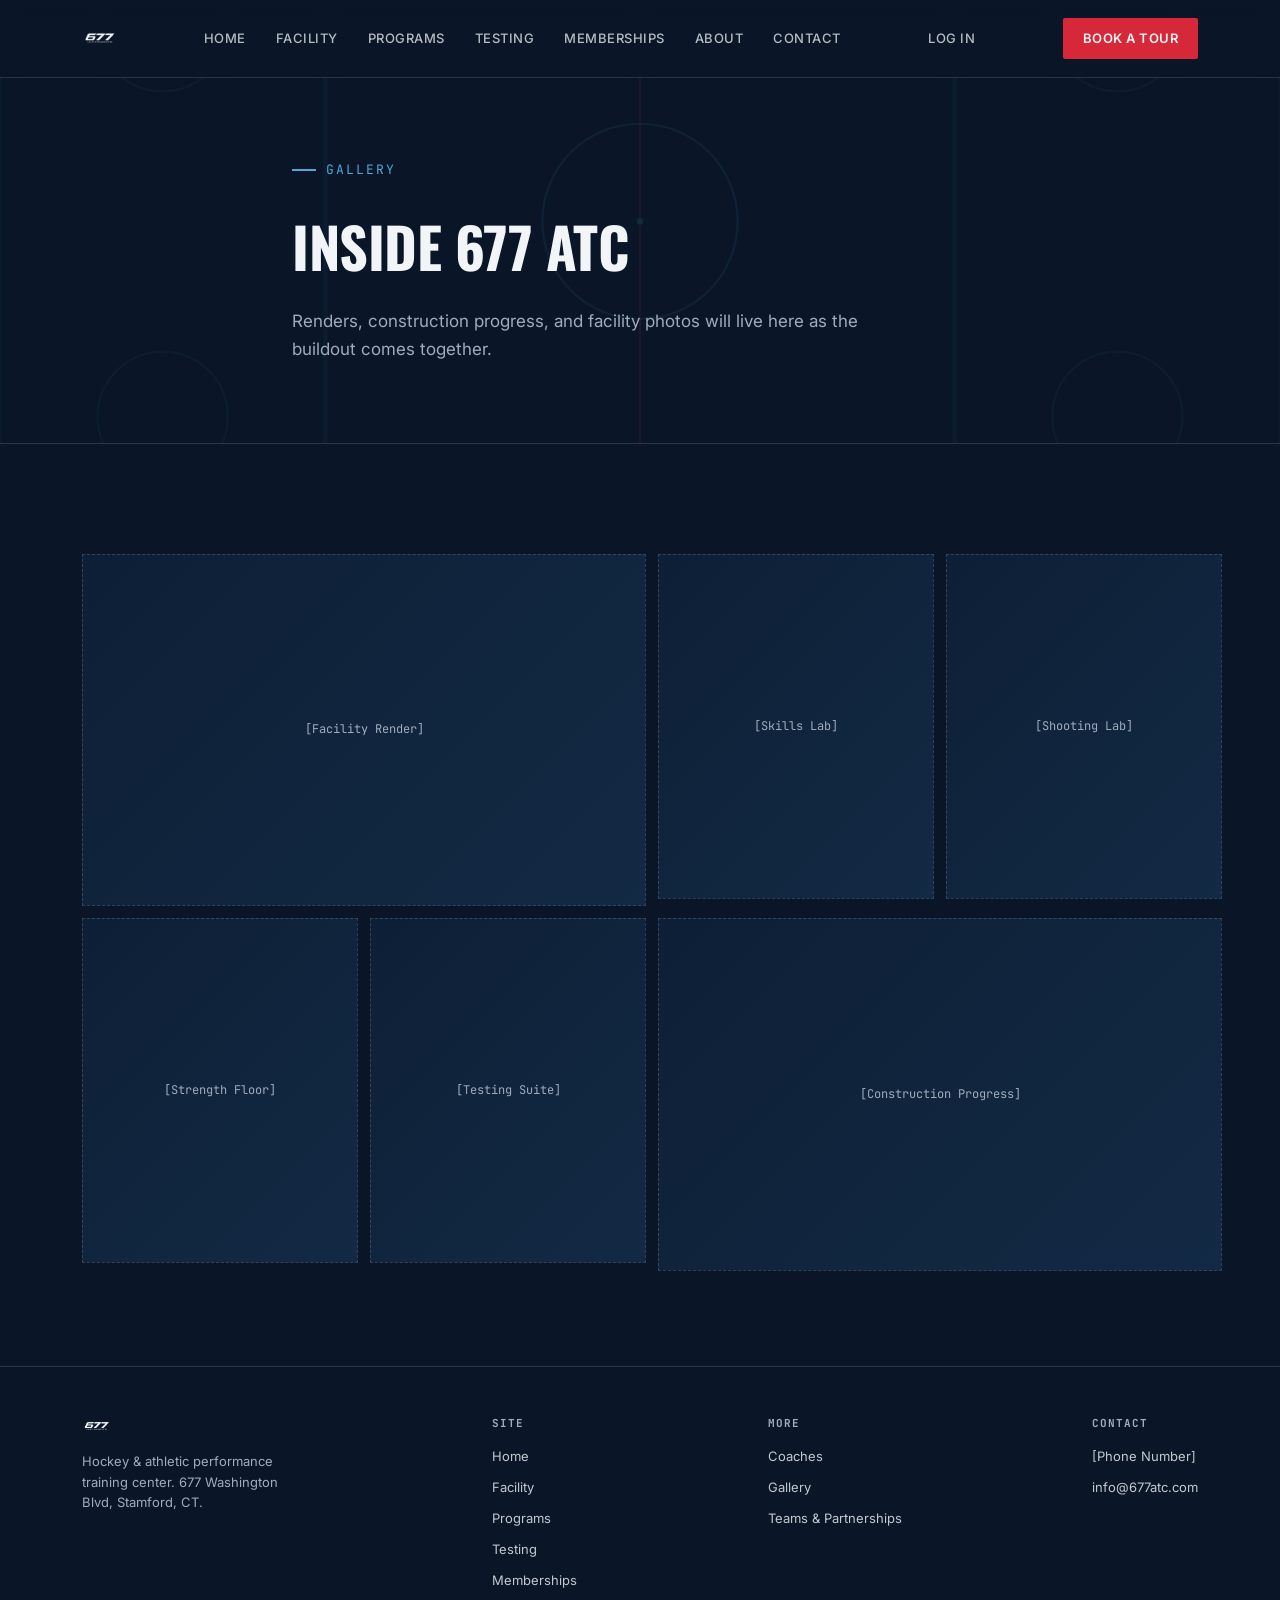
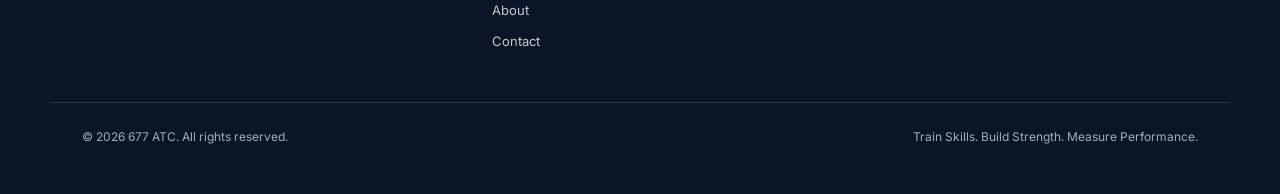
<file: gallery.html>
<!DOCTYPE html>
<html lang="en">
<head>
<meta charset="UTF-8">
<meta name="viewport" content="width=device-width, initial-scale=1.0">
<title>Gallery | 677 ATC</title>
<meta name="description" content="Renders, construction progress, and facility photos from 677 ATC.">
<link rel="preconnect" href="https://fonts.googleapis.com">
<link href="https://fonts.googleapis.com/css2?family=Oswald:wght@400;500;600;700&family=Inter:wght@400;500;600&family=JetBrains+Mono:wght@400;500&display=swap" rel="stylesheet">
<link rel="icon" type="image/png" href="favicon.png">
<link rel="stylesheet" href="styles.css">
</head>
<body>
<header>
  <nav>
    <a href="index.html" class="logo"><img src="assets/logo-mark-white.png" alt="677 ATC" class="logo-img"></a>
    <div class="nav-links">
      <a href="index.html">Home</a>
      <a href="facility.html">Facility</a>
      <a href="programs.html">Programs</a>
      <a href="testing.html">Testing</a>
      <a href="memberships.html">Memberships</a>
      <a href="about.html">About</a>
      <a href="contact.html">Contact</a>
      <a href="login.html" class="mobile-only-link">Log In</a>
    </div>
    <a href="login.html" class="login-link">Log In</a>
    <a href="contact.html" class="nav-cta">Book a Tour</a>
      <button class="menu-toggle" id="menu-toggle" aria-label="Toggle menu"><span></span><span></span><span></span></button>
  </nav>
</header>
<section class="page-hero">
  <svg class="rink-svg" viewBox="0 0 1180 800" preserveAspectRatio="xMidYMid slice">
    <rect x="0" y="0" width="1180" height="800" rx="40" fill="none" stroke="#1E5F8C" stroke-width="3" opacity="0.4"/>
    <line x1="590" y1="0" x2="590" y2="800" stroke="#D62839" stroke-width="2" opacity="0.5"/>
    <line x1="300" y1="0" x2="300" y2="800" stroke="#1E5F8C" stroke-width="4" opacity="0.4"/>
    <line x1="880" y1="0" x2="880" y2="800" stroke="#1E5F8C" stroke-width="4" opacity="0.4"/>
    <circle cx="590" cy="400" r="90" fill="none" stroke="#4FA8D8" stroke-width="2" opacity="0.4"/>
    <circle cx="590" cy="400" r="3" fill="#4FA8D8" opacity="0.6"/>
    <circle cx="150" cy="220" r="60" fill="none" stroke="#4FA8D8" stroke-width="2" opacity="0.25"/>
    <circle cx="150" cy="580" r="60" fill="none" stroke="#4FA8D8" stroke-width="2" opacity="0.25"/>
    <circle cx="1030" cy="220" r="60" fill="none" stroke="#4FA8D8" stroke-width="2" opacity="0.25"/>
    <circle cx="1030" cy="580" r="60" fill="none" stroke="#4FA8D8" stroke-width="2" opacity="0.25"/>
  </svg>
  <div class="wrap page-hero-inner">
    <div class="eyebrow">Gallery</div>
    <h1 class="page-title">Inside 677 ATC</h1>
    <p class="page-desc">Renders, construction progress, and facility photos will live here as the buildout comes together.</p>
  </div>
</section>

<section>
  <div class="wrap">
    <div class="gallery-grid">
      <div class="gallery-slot wide reveal">[Facility Render]</div>
      <div class="gallery-slot reveal">[Skills Lab]</div>
      <div class="gallery-slot reveal">[Shooting Lab]</div>
      <div class="gallery-slot reveal">[Strength Floor]</div>
      <div class="gallery-slot reveal">[Testing Suite]</div>
      <div class="gallery-slot wide reveal">[Construction Progress]</div>
    </div>
  </div>
</section>
<footer>
  <div class="wrap footer-inner">
    <div class="footer-col">
      <div class="logo"><img src="assets/logo-mark-white.png" alt="677 ATC" class="logo-img"></div>
      <p style="color:var(--steel);font-size:13px;margin-top:14px;max-width:220px;">Hockey &amp; athletic performance training center. 677 Washington Blvd, Stamford, CT.</p>
    </div>
    <div class="footer-col">
      <h5>Site</h5>
      <a href="index.html">Home</a>
      <a href="facility.html">Facility</a>
      <a href="programs.html">Programs</a>
      <a href="testing.html">Testing</a>
      <a href="memberships.html">Memberships</a>
      <a href="about.html">About</a>
      <a href="contact.html">Contact</a>
    </div>
    <div class="footer-col">
      <h5>More</h5>
      <a href="coaches.html">Coaches</a>
      <a href="gallery.html">Gallery</a>
      <a href="teams.html">Teams & Partnerships</a>
    </div>
    <div class="footer-col">
      <h5>Contact</h5>
      <a href="tel:+10000000000">[Phone Number]</a>
      <a href="mailto:info@677atc.com">info@677atc.com</a>
    </div>
  </div>
  <div class="wrap footer-bottom">
    <div>&copy; 2026 677 ATC. All rights reserved.</div>
    <div>Train Skills. Build Strength. Measure Performance.</div>
  </div>
</footer>
<script src="script.js"></script>
</body>
</html>
</file>
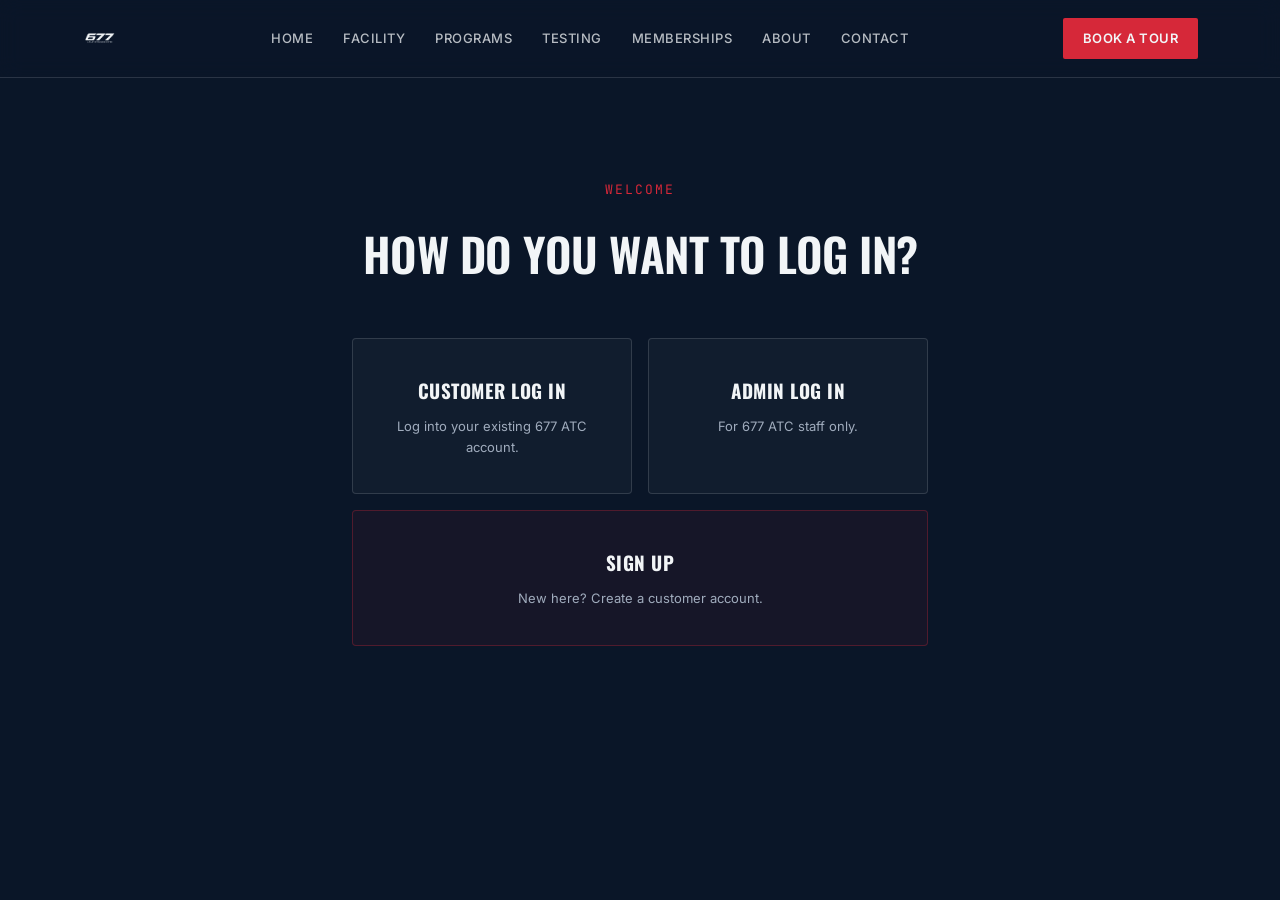
<file: login.html>
<!DOCTYPE html>
<html lang="en">
<head>
<meta charset="UTF-8">
<meta name="viewport" content="width=device-width, initial-scale=1.0">
<title>Log In | 677 ATC</title>
<link rel="preconnect" href="https://fonts.googleapis.com">
<link href="https://fonts.googleapis.com/css2?family=Oswald:wght@400;500;600;700&family=Inter:wght@400;500;600&family=JetBrains+Mono:wght@400;500&display=swap" rel="stylesheet">
<link rel="icon" type="image/png" href="favicon.png">
<link rel="stylesheet" href="styles.css">
<style>
  .choice-wrap{
    max-width:640px;margin:0 auto;padding:180px 32px 100px;text-align:center;
  }
  .choice-grid{
    display:grid;grid-template-columns:1fr 1fr;gap:16px;margin-top:48px;
  }
  .choice-card{
    background:rgba(255,255,255,0.03);border:1px solid var(--line-white);border-radius:4px;
    padding:36px 24px;transition:border-color .2s, background .2s;display:block;
  }
  .choice-card:hover{border-color:var(--ice-blue);background:rgba(79,168,216,0.06);}
  .choice-card h3{
    font-family:var(--font-display);font-size:19px;text-transform:uppercase;margin-bottom:10px;letter-spacing:0.5px;
  }
  .choice-card p{color:var(--steel);font-size:13px;}
  .choice-signup{
    grid-column:span 2;background:rgba(214,40,57,0.06);border-color:rgba(214,40,57,0.3);
  }
  .choice-signup:hover{border-color:var(--goal-red);background:rgba(214,40,57,0.1);}
  @media (max-width:600px){
    .choice-grid{grid-template-columns:1fr;}
    .choice-signup{grid-column:span 1;}
  }
</style>
</head>
<body>

<header>
  <nav>
    <a href="index.html" class="logo"><img src="assets/logo-mark-white.png" alt="677 ATC" class="logo-img"></a>
    <div class="nav-links">
      <a href="index.html">Home</a>
      <a href="facility.html">Facility</a>
      <a href="programs.html">Programs</a>
      <a href="testing.html">Testing</a>
      <a href="memberships.html">Memberships</a>
      <a href="about.html">About</a>
      <a href="contact.html">Contact</a>
    </div>
    <a href="contact.html" class="nav-cta">Book a Tour</a>
      <button class="menu-toggle" id="menu-toggle" aria-label="Toggle menu"><span></span><span></span><span></span></button>
  </nav>
</header>

<div class="choice-wrap">
  <div class="section-eyebrow reveal" style="justify-content:center;">Welcome</div>
  <h2 class="section-title reveal">How Do You Want to Log In?</h2>
  <div class="choice-grid">
    <a href="customer-login.html" class="choice-card reveal">
      <h3>Customer Log In</h3>
      <p>Log into your existing 677 ATC account.</p>
    </a>
    <a href="admin.html" class="choice-card reveal">
      <h3>Admin Log In</h3>
      <p>For 677 ATC staff only.</p>
    </a>
    <a href="customer-signup.html" class="choice-card choice-signup reveal">
      <h3>Sign Up</h3>
      <p>New here? Create a customer account.</p>
    </a>
  </div>
</div>

<script src="script.js"></script>
</body>
</html>
</file>
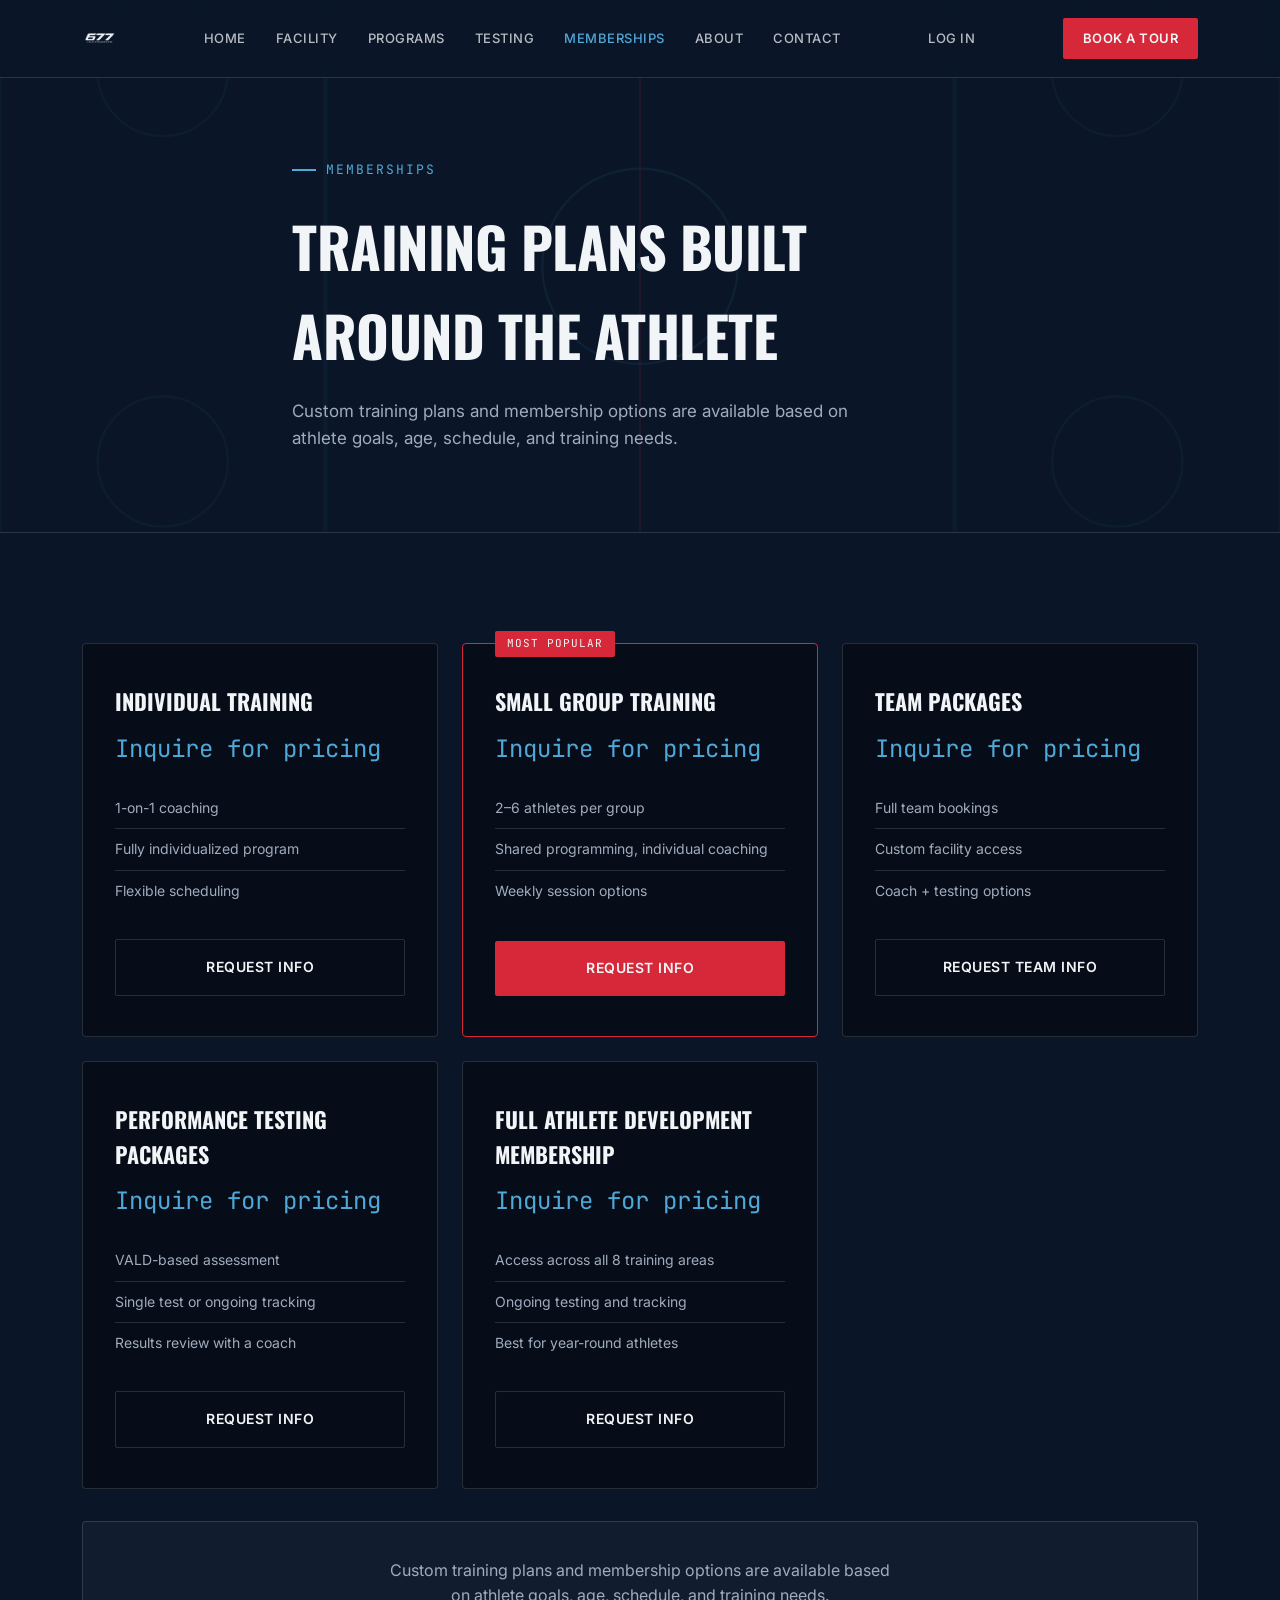
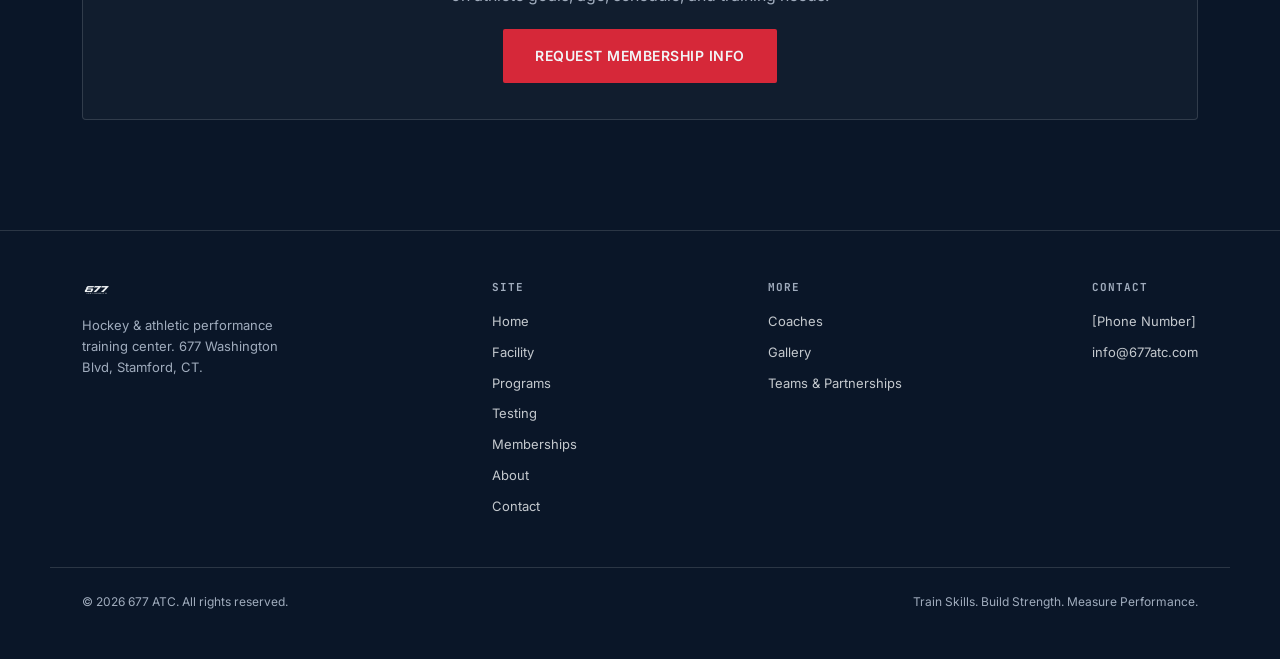
<file: memberships.html>
<!DOCTYPE html>
<html lang="en">
<head>
<meta charset="UTF-8">
<meta name="viewport" content="width=device-width, initial-scale=1.0">
<title>Memberships | 677 ATC</title>
<meta name="description" content="Membership and pricing options at 677 ATC, from individual training to full athlete development memberships.">
<link rel="preconnect" href="https://fonts.googleapis.com">
<link href="https://fonts.googleapis.com/css2?family=Oswald:wght@400;500;600;700&family=Inter:wght@400;500;600&family=JetBrains+Mono:wght@400;500&display=swap" rel="stylesheet">
<link rel="icon" type="image/png" href="favicon.png">
<link rel="stylesheet" href="styles.css">
</head>
<body>
<header>
  <nav>
    <a href="index.html" class="logo"><img src="assets/logo-mark-white.png" alt="677 ATC" class="logo-img"></a>
    <div class="nav-links">
      <a href="index.html">Home</a>
      <a href="facility.html">Facility</a>
      <a href="programs.html">Programs</a>
      <a href="testing.html">Testing</a>
      <a href="memberships.html" class="active">Memberships</a>
      <a href="about.html">About</a>
      <a href="contact.html">Contact</a>
      <a href="login.html" class="mobile-only-link">Log In</a>
    </div>
    <a href="login.html" class="login-link">Log In</a>
    <a href="contact.html" class="nav-cta">Book a Tour</a>
      <button class="menu-toggle" id="menu-toggle" aria-label="Toggle menu"><span></span><span></span><span></span></button>
  </nav>
</header>
<section class="page-hero">
  <svg class="rink-svg" viewBox="0 0 1180 800" preserveAspectRatio="xMidYMid slice">
    <rect x="0" y="0" width="1180" height="800" rx="40" fill="none" stroke="#1E5F8C" stroke-width="3" opacity="0.4"/>
    <line x1="590" y1="0" x2="590" y2="800" stroke="#D62839" stroke-width="2" opacity="0.5"/>
    <line x1="300" y1="0" x2="300" y2="800" stroke="#1E5F8C" stroke-width="4" opacity="0.4"/>
    <line x1="880" y1="0" x2="880" y2="800" stroke="#1E5F8C" stroke-width="4" opacity="0.4"/>
    <circle cx="590" cy="400" r="90" fill="none" stroke="#4FA8D8" stroke-width="2" opacity="0.4"/>
    <circle cx="590" cy="400" r="3" fill="#4FA8D8" opacity="0.6"/>
    <circle cx="150" cy="220" r="60" fill="none" stroke="#4FA8D8" stroke-width="2" opacity="0.25"/>
    <circle cx="150" cy="580" r="60" fill="none" stroke="#4FA8D8" stroke-width="2" opacity="0.25"/>
    <circle cx="1030" cy="220" r="60" fill="none" stroke="#4FA8D8" stroke-width="2" opacity="0.25"/>
    <circle cx="1030" cy="580" r="60" fill="none" stroke="#4FA8D8" stroke-width="2" opacity="0.25"/>
  </svg>
  <div class="wrap page-hero-inner">
    <div class="eyebrow">Memberships</div>
    <h1 class="page-title">Training Plans Built Around the Athlete</h1>
    <p class="page-desc">Custom training plans and membership options are available based on athlete goals, age, schedule, and training needs.</p>
  </div>
</section>

<section>
  <div class="wrap">
    <div class="pricing-grid">
      <div class="pricing-card reveal">
        <h3>Individual Training</h3>
        <div class="price">Inquire for pricing</div>
        <ul>
          <li>1-on-1 coaching</li>
          <li>Fully individualized program</li>
          <li>Flexible scheduling</li>
        </ul>
        <a href="contact.html" class="btn-secondary" style="text-align:center;">Request Info</a>
      </div>
      <div class="pricing-card featured reveal">
        <div class="pricing-badge">Most Popular</div>
        <h3>Small Group Training</h3>
        <div class="price">Inquire for pricing</div>
        <ul>
          <li>2–6 athletes per group</li>
          <li>Shared programming, individual coaching</li>
          <li>Weekly session options</li>
        </ul>
        <a href="contact.html" class="btn-primary" style="text-align:center;">Request Info</a>
      </div>
      <div class="pricing-card reveal">
        <h3>Team Packages</h3>
        <div class="price">Inquire for pricing</div>
        <ul>
          <li>Full team bookings</li>
          <li>Custom facility access</li>
          <li>Coach + testing options</li>
        </ul>
        <a href="contact.html" class="btn-secondary" style="text-align:center;">Request Team Info</a>
      </div>
      <div class="pricing-card reveal">
        <h3>Performance Testing Packages</h3>
        <div class="price">Inquire for pricing</div>
        <ul>
          <li>VALD-based assessment</li>
          <li>Single test or ongoing tracking</li>
          <li>Results review with a coach</li>
        </ul>
        <a href="contact.html" class="btn-secondary" style="text-align:center;">Request Info</a>
      </div>
      <div class="pricing-card reveal">
        <h3>Full Athlete Development Membership</h3>
        <div class="price">Inquire for pricing</div>
        <ul>
          <li>Access across all 8 training areas</li>
          <li>Ongoing testing and tracking</li>
          <li>Best for year-round athletes</li>
        </ul>
        <a href="contact.html" class="btn-secondary" style="text-align:center;">Request Info</a>
      </div>
    </div>
    <div class="pricing-note reveal">
      <p>Custom training plans and membership options are available based on athlete goals, age, schedule, and training needs.</p>
      <a href="contact.html" class="btn-primary">Request Membership Info</a>
    </div>
  </div>
</section>
<footer>
  <div class="wrap footer-inner">
    <div class="footer-col">
      <div class="logo"><img src="assets/logo-mark-white.png" alt="677 ATC" class="logo-img"></div>
      <p style="color:var(--steel);font-size:13px;margin-top:14px;max-width:220px;">Hockey &amp; athletic performance training center. 677 Washington Blvd, Stamford, CT.</p>
    </div>
    <div class="footer-col">
      <h5>Site</h5>
      <a href="index.html">Home</a>
      <a href="facility.html">Facility</a>
      <a href="programs.html">Programs</a>
      <a href="testing.html">Testing</a>
      <a href="memberships.html">Memberships</a>
      <a href="about.html">About</a>
      <a href="contact.html">Contact</a>
    </div>
    <div class="footer-col">
      <h5>More</h5>
      <a href="coaches.html">Coaches</a>
      <a href="gallery.html">Gallery</a>
      <a href="teams.html">Teams & Partnerships</a>
    </div>
    <div class="footer-col">
      <h5>Contact</h5>
      <a href="tel:+10000000000">[Phone Number]</a>
      <a href="mailto:info@677atc.com">info@677atc.com</a>
    </div>
  </div>
  <div class="wrap footer-bottom">
    <div>&copy; 2026 677 ATC. All rights reserved.</div>
    <div>Train Skills. Build Strength. Measure Performance.</div>
  </div>
</footer>
<script src="script.js"></script>
</body>
</html>
</file>
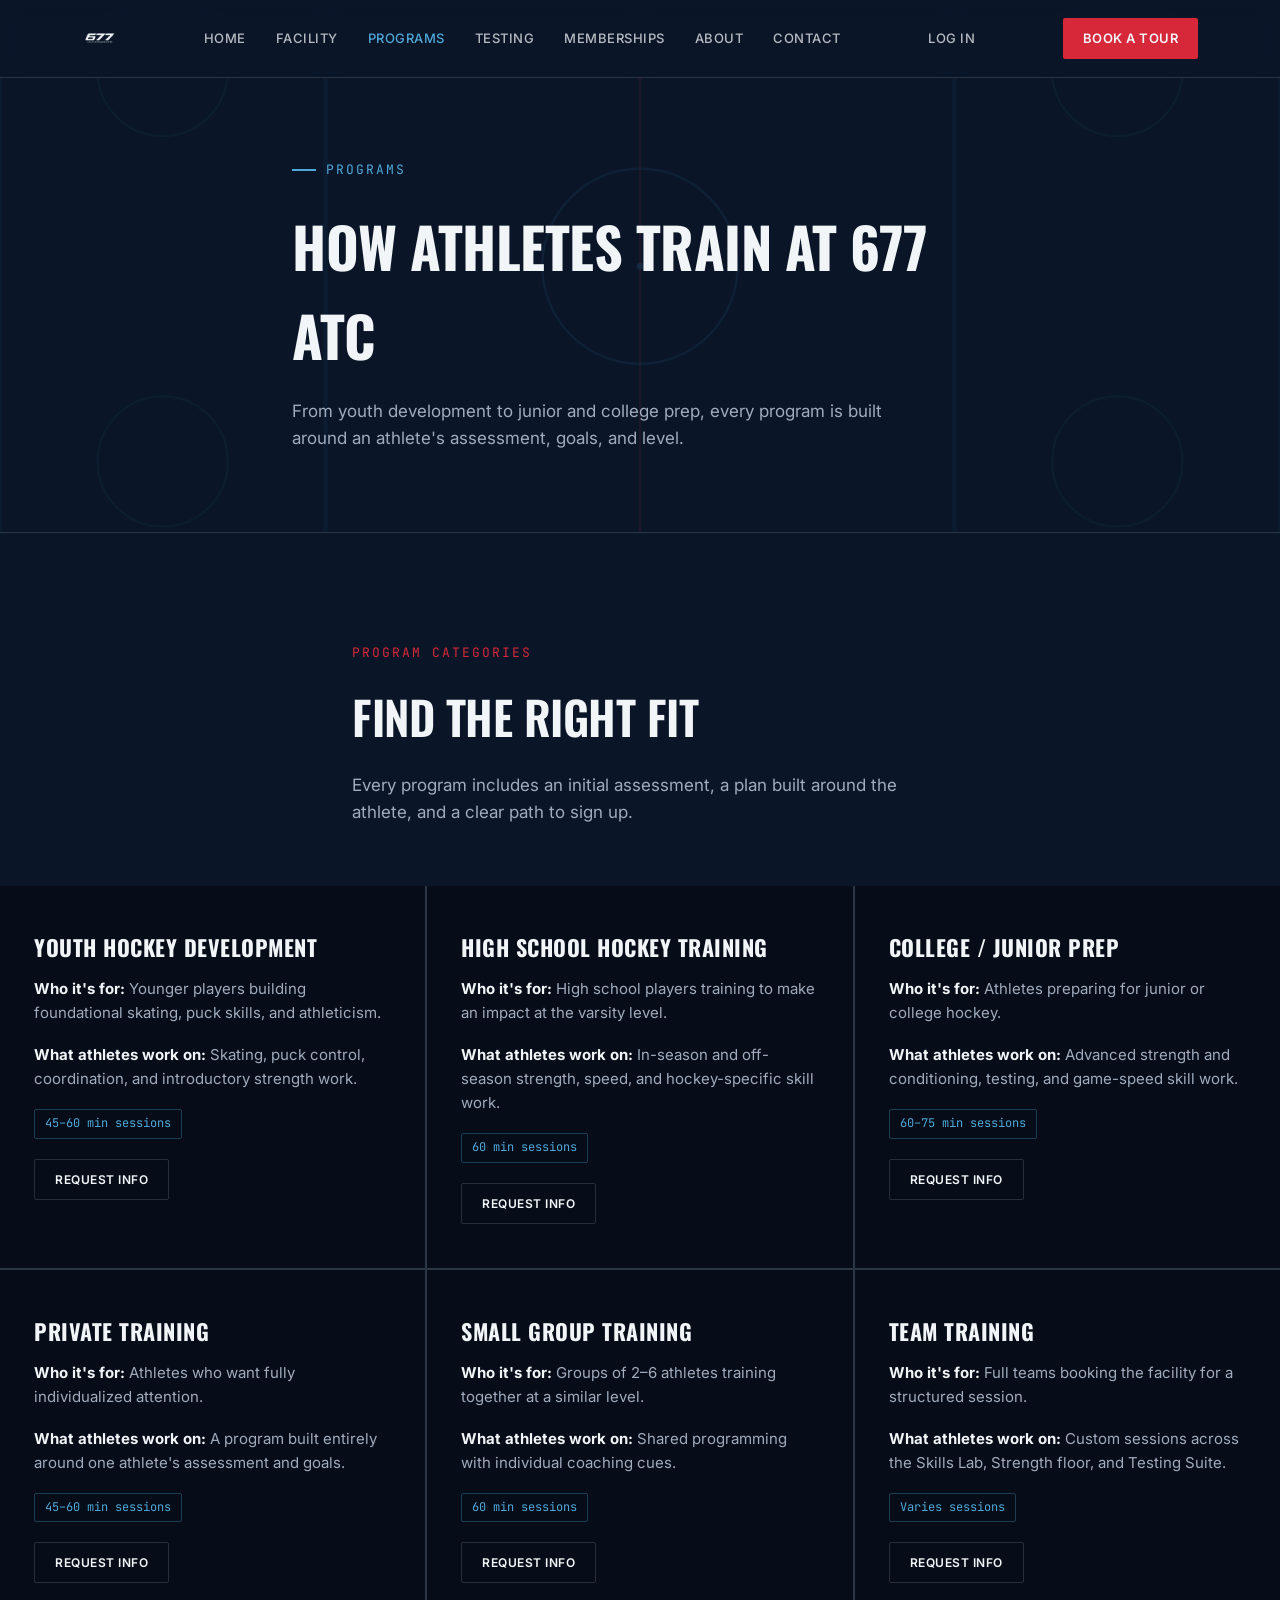
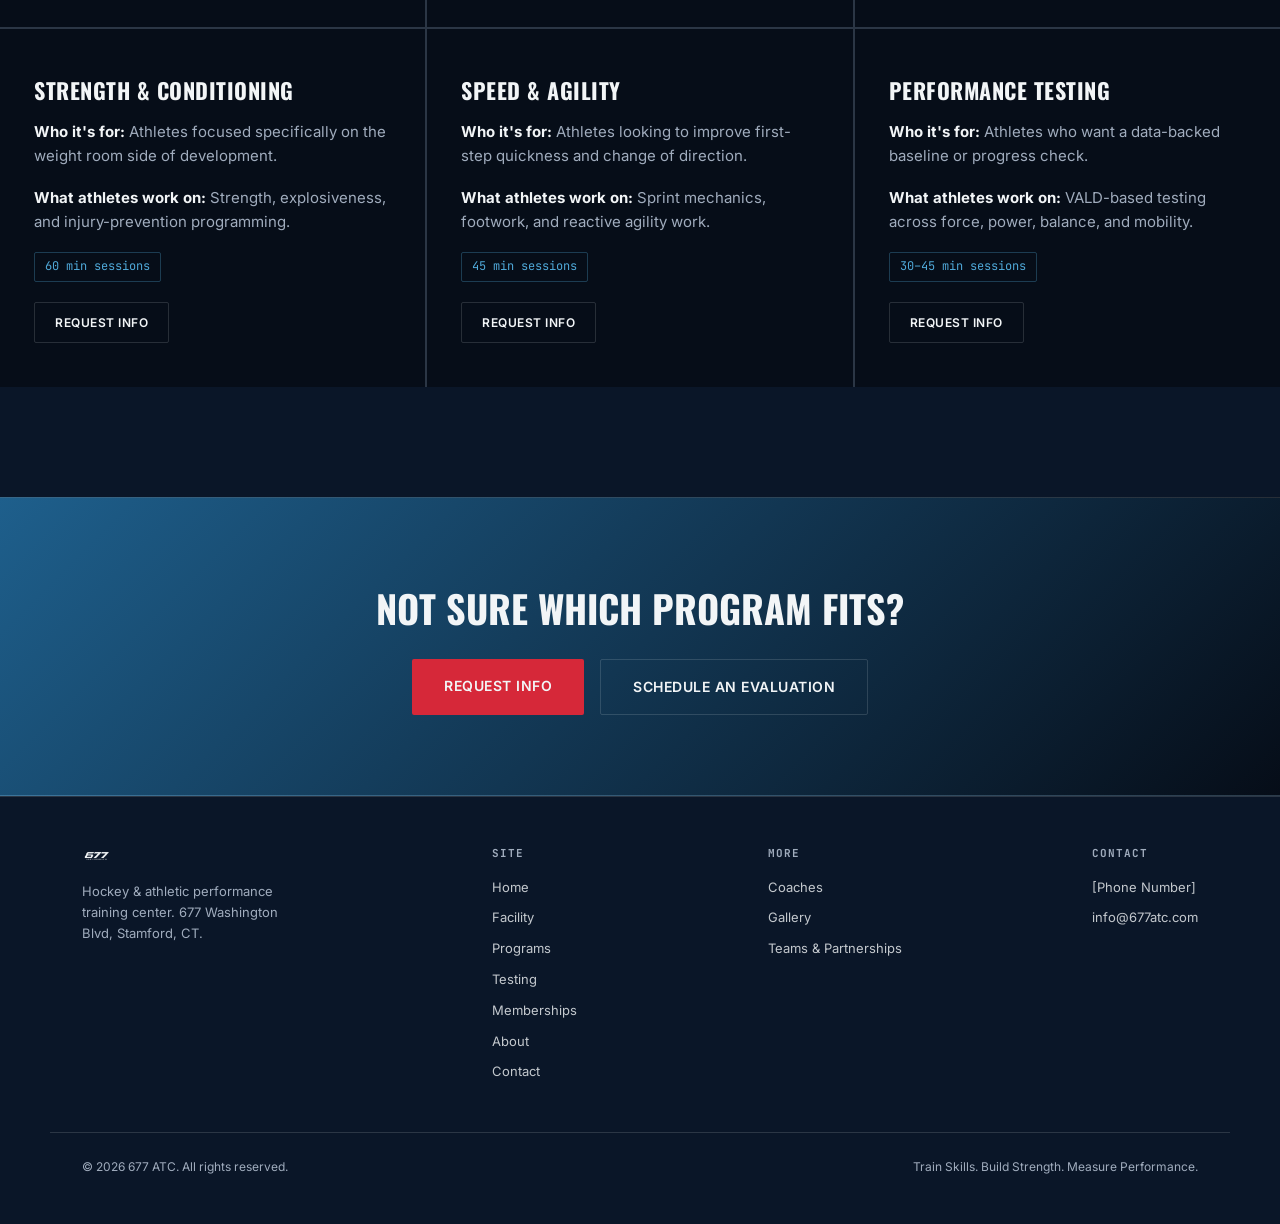
<file: programs.html>
<!DOCTYPE html>
<html lang="en">
<head>
<meta charset="UTF-8">
<meta name="viewport" content="width=device-width, initial-scale=1.0">
<title>Programs | 677 ATC</title>
<meta name="description" content="677 ATC programs span youth development, high school and junior/college prep, private and team training, strength and conditioning, and performance testing.">
<link rel="preconnect" href="https://fonts.googleapis.com">
<link href="https://fonts.googleapis.com/css2?family=Oswald:wght@400;500;600;700&family=Inter:wght@400;500;600&family=JetBrains+Mono:wght@400;500&display=swap" rel="stylesheet">
<link rel="icon" type="image/png" href="favicon.png">
<link rel="stylesheet" href="styles.css">
</head>
<body>
<header>
  <nav>
    <a href="index.html" class="logo"><img src="assets/logo-mark-white.png" alt="677 ATC" class="logo-img"></a>
    <div class="nav-links">
      <a href="index.html">Home</a>
      <a href="facility.html">Facility</a>
      <a href="programs.html" class="active">Programs</a>
      <a href="testing.html">Testing</a>
      <a href="memberships.html">Memberships</a>
      <a href="about.html">About</a>
      <a href="contact.html">Contact</a>
      <a href="login.html" class="mobile-only-link">Log In</a>
    </div>
    <a href="login.html" class="login-link">Log In</a>
    <a href="contact.html" class="nav-cta">Book a Tour</a>
      <button class="menu-toggle" id="menu-toggle" aria-label="Toggle menu"><span></span><span></span><span></span></button>
  </nav>
</header>
<section class="page-hero">
  <svg class="rink-svg" viewBox="0 0 1180 800" preserveAspectRatio="xMidYMid slice">
    <rect x="0" y="0" width="1180" height="800" rx="40" fill="none" stroke="#1E5F8C" stroke-width="3" opacity="0.4"/>
    <line x1="590" y1="0" x2="590" y2="800" stroke="#D62839" stroke-width="2" opacity="0.5"/>
    <line x1="300" y1="0" x2="300" y2="800" stroke="#1E5F8C" stroke-width="4" opacity="0.4"/>
    <line x1="880" y1="0" x2="880" y2="800" stroke="#1E5F8C" stroke-width="4" opacity="0.4"/>
    <circle cx="590" cy="400" r="90" fill="none" stroke="#4FA8D8" stroke-width="2" opacity="0.4"/>
    <circle cx="590" cy="400" r="3" fill="#4FA8D8" opacity="0.6"/>
    <circle cx="150" cy="220" r="60" fill="none" stroke="#4FA8D8" stroke-width="2" opacity="0.25"/>
    <circle cx="150" cy="580" r="60" fill="none" stroke="#4FA8D8" stroke-width="2" opacity="0.25"/>
    <circle cx="1030" cy="220" r="60" fill="none" stroke="#4FA8D8" stroke-width="2" opacity="0.25"/>
    <circle cx="1030" cy="580" r="60" fill="none" stroke="#4FA8D8" stroke-width="2" opacity="0.25"/>
  </svg>
  <div class="wrap page-hero-inner">
    <div class="eyebrow">Programs</div>
    <h1 class="page-title">How Athletes Train at 677 ATC</h1>
    <p class="page-desc">From youth development to junior and college prep, every program is built around an athlete's assessment, goals, and level.</p>
  </div>
</section>
<section>
  <div class="wrap section-head reveal">
    <div class="section-eyebrow">Program Categories</div>
    <h2 class="section-title">Find the Right Fit</h2>
    <p class="section-desc">Every program includes an initial assessment, a plan built around the athlete, and a clear path to sign up.</p>
  </div>
  <div class="program-grid">
    <div class="program-card reveal">
      <h3>Youth Hockey Development</h3>
      <p><strong style="color:var(--ice-white);">Who it's for:</strong> Younger players building foundational skating, puck skills, and athleticism.</p>
      <p><strong style="color:var(--ice-white);">What athletes work on:</strong> Skating, puck control, coordination, and introductory strength work.</p>
      <span class="tag">45–60 min sessions</span>
      <div style="margin-top:20px;"><a href="contact.html" class="btn-secondary" style="padding:10px 20px;font-size:12px;">Request Info</a></div>
    </div>
    <div class="program-card reveal">
      <h3>High School Hockey Training</h3>
      <p><strong style="color:var(--ice-white);">Who it's for:</strong> High school players training to make an impact at the varsity level.</p>
      <p><strong style="color:var(--ice-white);">What athletes work on:</strong> In-season and off-season strength, speed, and hockey-specific skill work.</p>
      <span class="tag">60 min sessions</span>
      <div style="margin-top:20px;"><a href="contact.html" class="btn-secondary" style="padding:10px 20px;font-size:12px;">Request Info</a></div>
    </div>
    <div class="program-card reveal">
      <h3>College / Junior Prep</h3>
      <p><strong style="color:var(--ice-white);">Who it's for:</strong> Athletes preparing for junior or college hockey.</p>
      <p><strong style="color:var(--ice-white);">What athletes work on:</strong> Advanced strength and conditioning, testing, and game-speed skill work.</p>
      <span class="tag">60–75 min sessions</span>
      <div style="margin-top:20px;"><a href="contact.html" class="btn-secondary" style="padding:10px 20px;font-size:12px;">Request Info</a></div>
    </div>
    <div class="program-card reveal">
      <h3>Private Training</h3>
      <p><strong style="color:var(--ice-white);">Who it's for:</strong> Athletes who want fully individualized attention.</p>
      <p><strong style="color:var(--ice-white);">What athletes work on:</strong> A program built entirely around one athlete's assessment and goals.</p>
      <span class="tag">45–60 min sessions</span>
      <div style="margin-top:20px;"><a href="contact.html" class="btn-secondary" style="padding:10px 20px;font-size:12px;">Request Info</a></div>
    </div>
    <div class="program-card reveal">
      <h3>Small Group Training</h3>
      <p><strong style="color:var(--ice-white);">Who it's for:</strong> Groups of 2–6 athletes training together at a similar level.</p>
      <p><strong style="color:var(--ice-white);">What athletes work on:</strong> Shared programming with individual coaching cues.</p>
      <span class="tag">60 min sessions</span>
      <div style="margin-top:20px;"><a href="contact.html" class="btn-secondary" style="padding:10px 20px;font-size:12px;">Request Info</a></div>
    </div>
    <div class="program-card reveal">
      <h3>Team Training</h3>
      <p><strong style="color:var(--ice-white);">Who it's for:</strong> Full teams booking the facility for a structured session.</p>
      <p><strong style="color:var(--ice-white);">What athletes work on:</strong> Custom sessions across the Skills Lab, Strength floor, and Testing Suite.</p>
      <span class="tag">Varies sessions</span>
      <div style="margin-top:20px;"><a href="contact.html" class="btn-secondary" style="padding:10px 20px;font-size:12px;">Request Info</a></div>
    </div>
    <div class="program-card reveal">
      <h3>Strength & Conditioning</h3>
      <p><strong style="color:var(--ice-white);">Who it's for:</strong> Athletes focused specifically on the weight room side of development.</p>
      <p><strong style="color:var(--ice-white);">What athletes work on:</strong> Strength, explosiveness, and injury-prevention programming.</p>
      <span class="tag">60 min sessions</span>
      <div style="margin-top:20px;"><a href="contact.html" class="btn-secondary" style="padding:10px 20px;font-size:12px;">Request Info</a></div>
    </div>
    <div class="program-card reveal">
      <h3>Speed & Agility</h3>
      <p><strong style="color:var(--ice-white);">Who it's for:</strong> Athletes looking to improve first-step quickness and change of direction.</p>
      <p><strong style="color:var(--ice-white);">What athletes work on:</strong> Sprint mechanics, footwork, and reactive agility work.</p>
      <span class="tag">45 min sessions</span>
      <div style="margin-top:20px;"><a href="contact.html" class="btn-secondary" style="padding:10px 20px;font-size:12px;">Request Info</a></div>
    </div>
    <div class="program-card reveal">
      <h3>Performance Testing</h3>
      <p><strong style="color:var(--ice-white);">Who it's for:</strong> Athletes who want a data-backed baseline or progress check.</p>
      <p><strong style="color:var(--ice-white);">What athletes work on:</strong> VALD-based testing across force, power, balance, and mobility.</p>
      <span class="tag">30–45 min sessions</span>
      <div style="margin-top:20px;"><a href="contact.html" class="btn-secondary" style="padding:10px 20px;font-size:12px;">Request Info</a></div>
    </div>
  </div>
</section>
<section class="cta-band">
  <div class="wrap">
    <h2 class="reveal">Not sure which program fits?</h2>
    <div class="hero-ctas reveal">
      <a href="contact.html" class="btn-primary">Request Info</a>
      <a href="contact.html" class="btn-secondary">Schedule an Evaluation</a>
    </div>
  </div>
</section>
<footer>
  <div class="wrap footer-inner">
    <div class="footer-col">
      <div class="logo"><img src="assets/logo-mark-white.png" alt="677 ATC" class="logo-img"></div>
      <p style="color:var(--steel);font-size:13px;margin-top:14px;max-width:220px;">Hockey &amp; athletic performance training center. 677 Washington Blvd, Stamford, CT.</p>
    </div>
    <div class="footer-col">
      <h5>Site</h5>
      <a href="index.html">Home</a>
      <a href="facility.html">Facility</a>
      <a href="programs.html">Programs</a>
      <a href="testing.html">Testing</a>
      <a href="memberships.html">Memberships</a>
      <a href="about.html">About</a>
      <a href="contact.html">Contact</a>
    </div>
    <div class="footer-col">
      <h5>More</h5>
      <a href="coaches.html">Coaches</a>
      <a href="gallery.html">Gallery</a>
      <a href="teams.html">Teams & Partnerships</a>
    </div>
    <div class="footer-col">
      <h5>Contact</h5>
      <a href="tel:+10000000000">[Phone Number]</a>
      <a href="mailto:info@677atc.com">info@677atc.com</a>
    </div>
  </div>
  <div class="wrap footer-bottom">
    <div>&copy; 2026 677 ATC. All rights reserved.</div>
    <div>Train Skills. Build Strength. Measure Performance.</div>
  </div>
</footer>
<script src="script.js"></script>
</body>
</html>
</file>
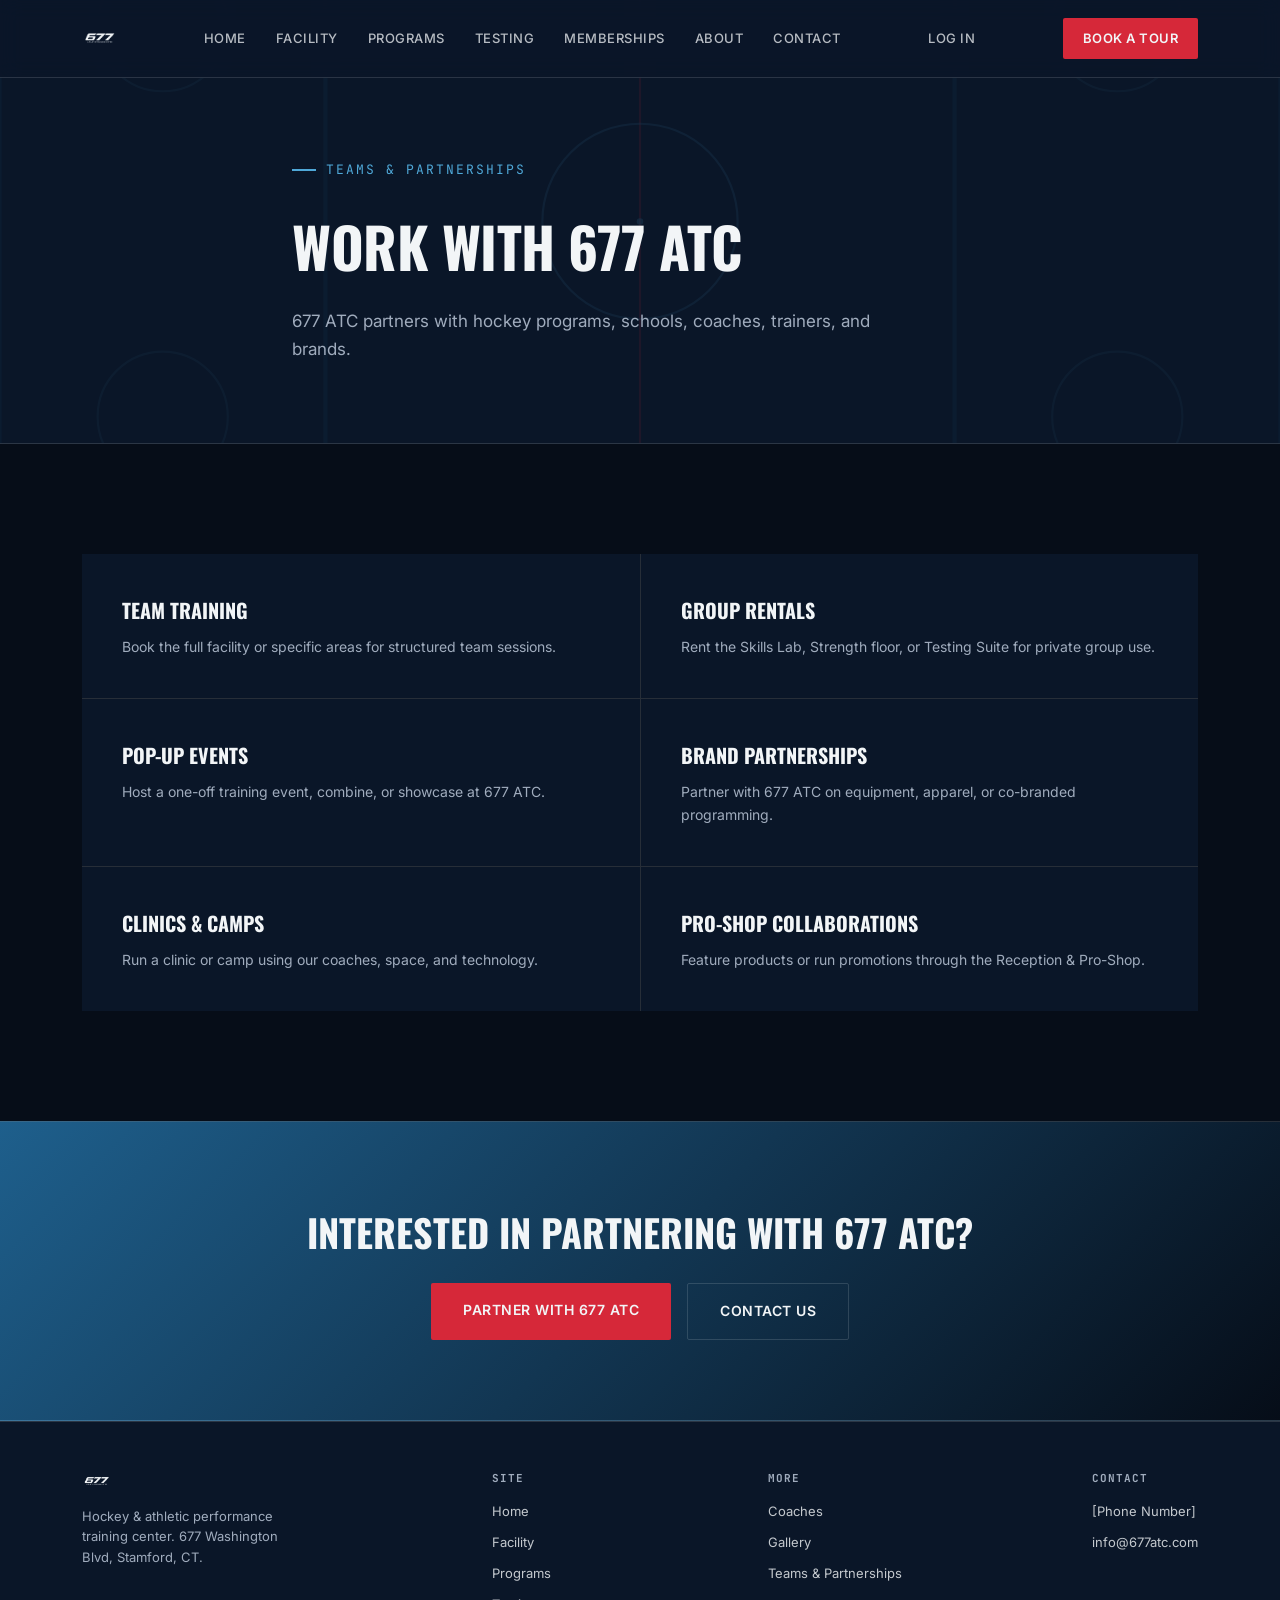
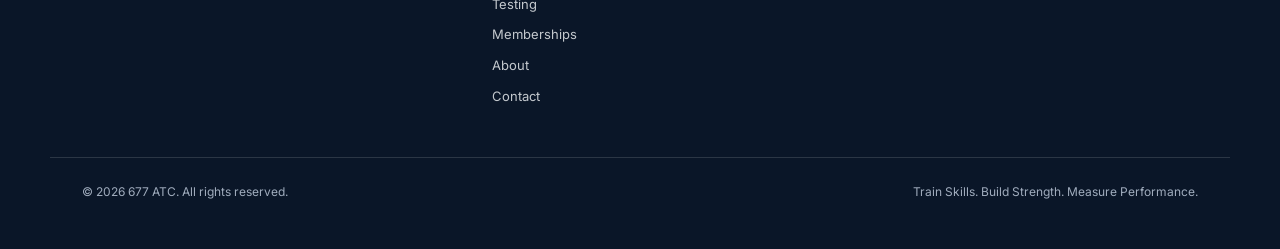
<file: teams.html>
<!DOCTYPE html>
<html lang="en">
<head>
<meta charset="UTF-8">
<meta name="viewport" content="width=device-width, initial-scale=1.0">
<title>Teams & Partnerships | 677 ATC</title>
<meta name="description" content="Partner with 677 ATC for team training, group rentals, clinics, camps, and brand partnerships.">
<link rel="preconnect" href="https://fonts.googleapis.com">
<link href="https://fonts.googleapis.com/css2?family=Oswald:wght@400;500;600;700&family=Inter:wght@400;500;600&family=JetBrains+Mono:wght@400;500&display=swap" rel="stylesheet">
<link rel="icon" type="image/png" href="favicon.png">
<link rel="stylesheet" href="styles.css">
</head>
<body>
<header>
  <nav>
    <a href="index.html" class="logo"><img src="assets/logo-mark-white.png" alt="677 ATC" class="logo-img"></a>
    <div class="nav-links">
      <a href="index.html">Home</a>
      <a href="facility.html">Facility</a>
      <a href="programs.html">Programs</a>
      <a href="testing.html">Testing</a>
      <a href="memberships.html">Memberships</a>
      <a href="about.html">About</a>
      <a href="contact.html">Contact</a>
      <a href="login.html" class="mobile-only-link">Log In</a>
    </div>
    <a href="login.html" class="login-link">Log In</a>
    <a href="contact.html" class="nav-cta">Book a Tour</a>
      <button class="menu-toggle" id="menu-toggle" aria-label="Toggle menu"><span></span><span></span><span></span></button>
  </nav>
</header>
<section class="page-hero">
  <svg class="rink-svg" viewBox="0 0 1180 800" preserveAspectRatio="xMidYMid slice">
    <rect x="0" y="0" width="1180" height="800" rx="40" fill="none" stroke="#1E5F8C" stroke-width="3" opacity="0.4"/>
    <line x1="590" y1="0" x2="590" y2="800" stroke="#D62839" stroke-width="2" opacity="0.5"/>
    <line x1="300" y1="0" x2="300" y2="800" stroke="#1E5F8C" stroke-width="4" opacity="0.4"/>
    <line x1="880" y1="0" x2="880" y2="800" stroke="#1E5F8C" stroke-width="4" opacity="0.4"/>
    <circle cx="590" cy="400" r="90" fill="none" stroke="#4FA8D8" stroke-width="2" opacity="0.4"/>
    <circle cx="590" cy="400" r="3" fill="#4FA8D8" opacity="0.6"/>
    <circle cx="150" cy="220" r="60" fill="none" stroke="#4FA8D8" stroke-width="2" opacity="0.25"/>
    <circle cx="150" cy="580" r="60" fill="none" stroke="#4FA8D8" stroke-width="2" opacity="0.25"/>
    <circle cx="1030" cy="220" r="60" fill="none" stroke="#4FA8D8" stroke-width="2" opacity="0.25"/>
    <circle cx="1030" cy="580" r="60" fill="none" stroke="#4FA8D8" stroke-width="2" opacity="0.25"/>
  </svg>
  <div class="wrap page-hero-inner">
    <div class="eyebrow">Teams &amp; Partnerships</div>
    <h1 class="page-title">Work With 677 ATC</h1>
    <p class="page-desc">677 ATC partners with hockey programs, schools, coaches, trainers, and brands.</p>
  </div>
</section>
<section class="bg-deep">
  <div class="wrap">
    <div class="partner-grid">
      <div class="partner-card reveal"><h4>Team Training</h4><p>Book the full facility or specific areas for structured team sessions.</p></div>
      <div class="partner-card reveal"><h4>Group Rentals</h4><p>Rent the Skills Lab, Strength floor, or Testing Suite for private group use.</p></div>
      <div class="partner-card reveal"><h4>Pop-Up Events</h4><p>Host a one-off training event, combine, or showcase at 677 ATC.</p></div>
      <div class="partner-card reveal"><h4>Brand Partnerships</h4><p>Partner with 677 ATC on equipment, apparel, or co-branded programming.</p></div>
      <div class="partner-card reveal"><h4>Clinics & Camps</h4><p>Run a clinic or camp using our coaches, space, and technology.</p></div>
      <div class="partner-card reveal"><h4>Pro-Shop Collaborations</h4><p>Feature products or run promotions through the Reception &amp; Pro-Shop.</p></div>
    </div>
  </div>
</section>
<section class="cta-band">
  <div class="wrap">
    <h2 class="reveal">Interested in partnering with 677 ATC?</h2>
    <div class="hero-ctas reveal">
      <a href="contact.html" class="btn-primary">Partner With 677 ATC</a>
      <a href="contact.html" class="btn-secondary">Contact Us</a>
    </div>
  </div>
</section>
<footer>
  <div class="wrap footer-inner">
    <div class="footer-col">
      <div class="logo"><img src="assets/logo-mark-white.png" alt="677 ATC" class="logo-img"></div>
      <p style="color:var(--steel);font-size:13px;margin-top:14px;max-width:220px;">Hockey &amp; athletic performance training center. 677 Washington Blvd, Stamford, CT.</p>
    </div>
    <div class="footer-col">
      <h5>Site</h5>
      <a href="index.html">Home</a>
      <a href="facility.html">Facility</a>
      <a href="programs.html">Programs</a>
      <a href="testing.html">Testing</a>
      <a href="memberships.html">Memberships</a>
      <a href="about.html">About</a>
      <a href="contact.html">Contact</a>
    </div>
    <div class="footer-col">
      <h5>More</h5>
      <a href="coaches.html">Coaches</a>
      <a href="gallery.html">Gallery</a>
      <a href="teams.html">Teams & Partnerships</a>
    </div>
    <div class="footer-col">
      <h5>Contact</h5>
      <a href="tel:+10000000000">[Phone Number]</a>
      <a href="mailto:info@677atc.com">info@677atc.com</a>
    </div>
  </div>
  <div class="wrap footer-bottom">
    <div>&copy; 2026 677 ATC. All rights reserved.</div>
    <div>Train Skills. Build Strength. Measure Performance.</div>
  </div>
</footer>
<script src="script.js"></script>
</body>
</html>
</file>
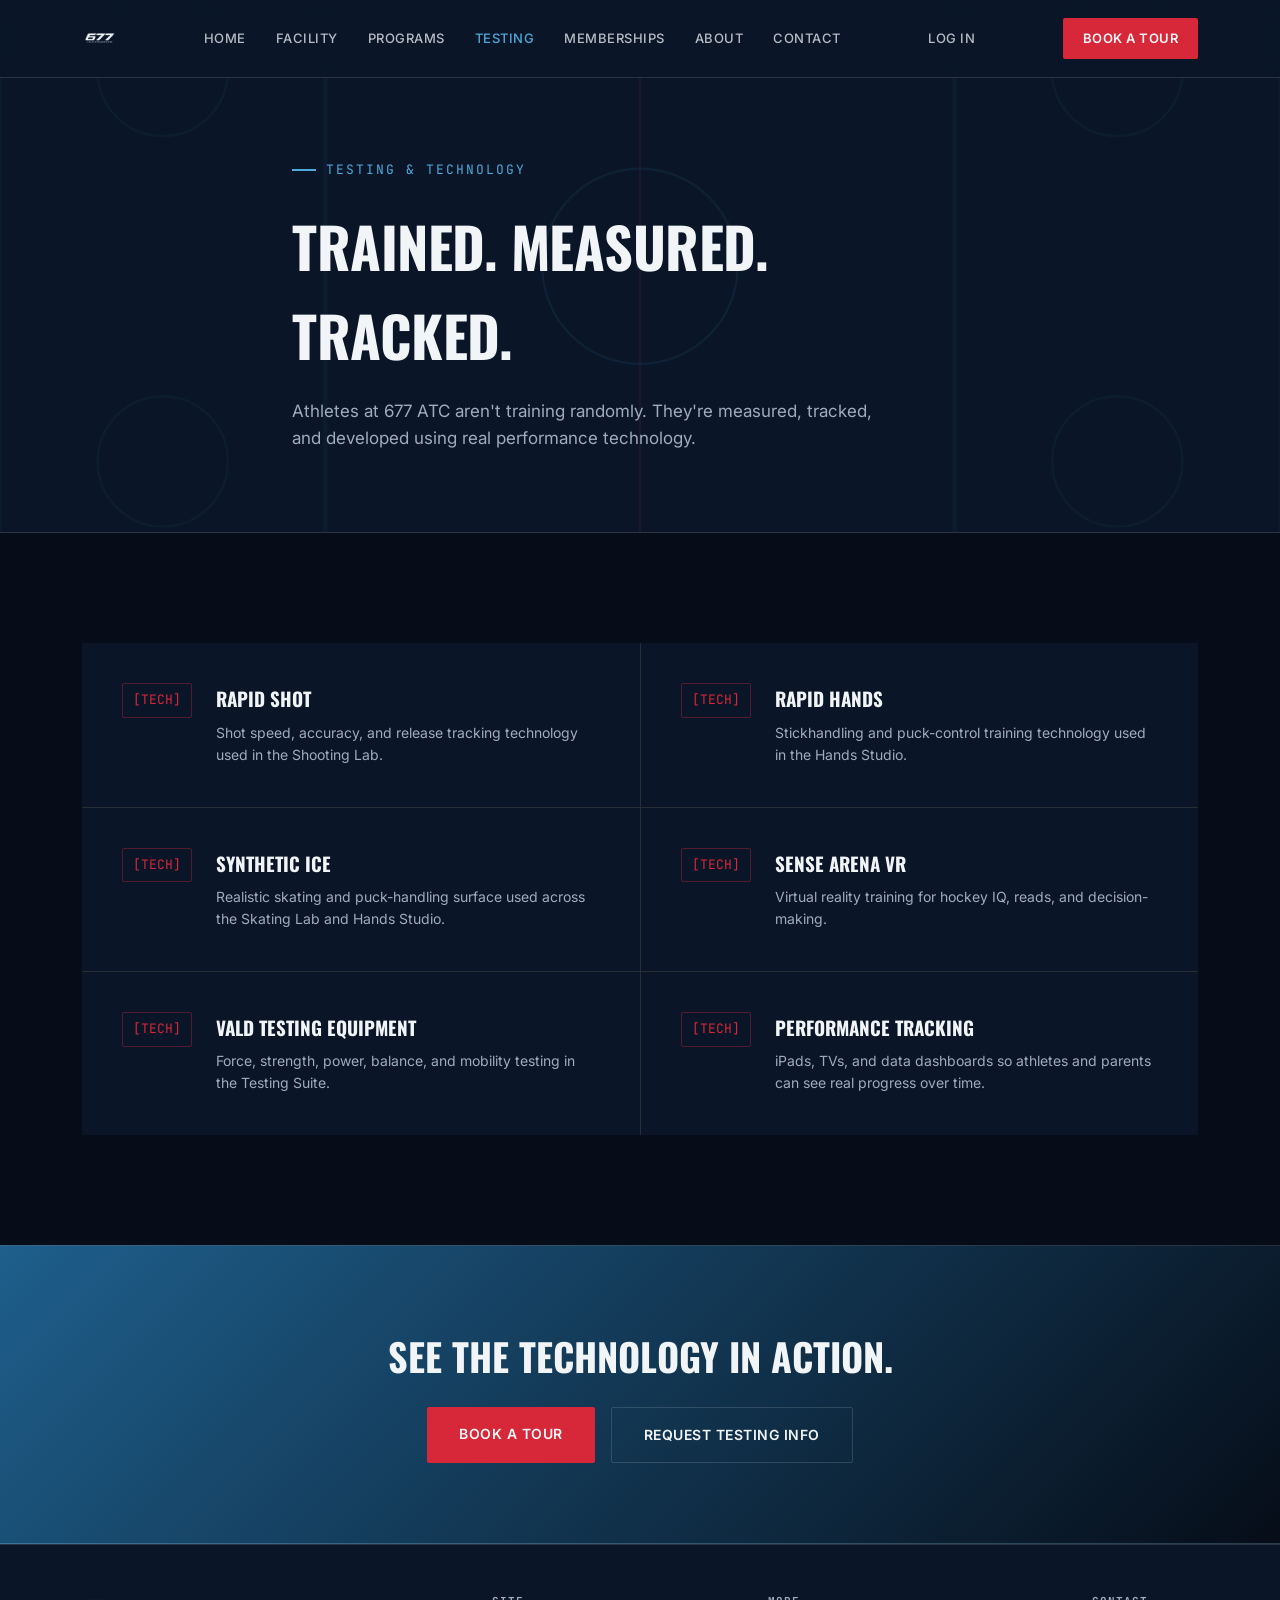
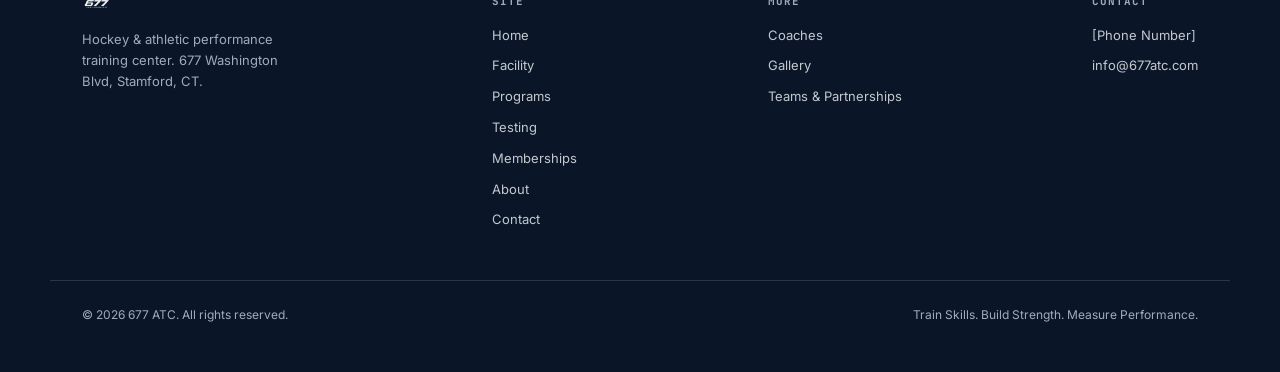
<file: testing.html>
<!DOCTYPE html>
<html lang="en">
<head>
<meta charset="UTF-8">
<meta name="viewport" content="width=device-width, initial-scale=1.0">
<title>Testing & Technology | 677 ATC</title>
<meta name="description" content="The technology behind 677 ATC, including Rapid Shot, Rapid Hands, VALD testing, and Sense Arena VR.">
<link rel="preconnect" href="https://fonts.googleapis.com">
<link href="https://fonts.googleapis.com/css2?family=Oswald:wght@400;500;600;700&family=Inter:wght@400;500;600&family=JetBrains+Mono:wght@400;500&display=swap" rel="stylesheet">
<link rel="icon" type="image/png" href="favicon.png">
<link rel="stylesheet" href="styles.css">
</head>
<body>
<header>
  <nav>
    <a href="index.html" class="logo"><img src="assets/logo-mark-white.png" alt="677 ATC" class="logo-img"></a>
    <div class="nav-links">
      <a href="index.html">Home</a>
      <a href="facility.html">Facility</a>
      <a href="programs.html">Programs</a>
      <a href="testing.html" class="active">Testing</a>
      <a href="memberships.html">Memberships</a>
      <a href="about.html">About</a>
      <a href="contact.html">Contact</a>
      <a href="login.html" class="mobile-only-link">Log In</a>
    </div>
    <a href="login.html" class="login-link">Log In</a>
    <a href="contact.html" class="nav-cta">Book a Tour</a>
      <button class="menu-toggle" id="menu-toggle" aria-label="Toggle menu"><span></span><span></span><span></span></button>
  </nav>
</header>
<section class="page-hero">
  <svg class="rink-svg" viewBox="0 0 1180 800" preserveAspectRatio="xMidYMid slice">
    <rect x="0" y="0" width="1180" height="800" rx="40" fill="none" stroke="#1E5F8C" stroke-width="3" opacity="0.4"/>
    <line x1="590" y1="0" x2="590" y2="800" stroke="#D62839" stroke-width="2" opacity="0.5"/>
    <line x1="300" y1="0" x2="300" y2="800" stroke="#1E5F8C" stroke-width="4" opacity="0.4"/>
    <line x1="880" y1="0" x2="880" y2="800" stroke="#1E5F8C" stroke-width="4" opacity="0.4"/>
    <circle cx="590" cy="400" r="90" fill="none" stroke="#4FA8D8" stroke-width="2" opacity="0.4"/>
    <circle cx="590" cy="400" r="3" fill="#4FA8D8" opacity="0.6"/>
    <circle cx="150" cy="220" r="60" fill="none" stroke="#4FA8D8" stroke-width="2" opacity="0.25"/>
    <circle cx="150" cy="580" r="60" fill="none" stroke="#4FA8D8" stroke-width="2" opacity="0.25"/>
    <circle cx="1030" cy="220" r="60" fill="none" stroke="#4FA8D8" stroke-width="2" opacity="0.25"/>
    <circle cx="1030" cy="580" r="60" fill="none" stroke="#4FA8D8" stroke-width="2" opacity="0.25"/>
  </svg>
  <div class="wrap page-hero-inner">
    <div class="eyebrow">Testing &amp; Technology</div>
    <h1 class="page-title">Trained. Measured. Tracked.</h1>
    <p class="page-desc">Athletes at 677 ATC aren't training randomly. They're measured, tracked, and developed using real performance technology.</p>
  </div>
</section>
<section class="bg-deep">
  <div class="wrap">
    <div class="tech-grid">
      <div class="tech-item reveal">
        <div class="tech-mark">[TECH]</div>
        <div><h4>Rapid Shot</h4><p>Shot speed, accuracy, and release tracking technology used in the Shooting Lab.</p></div>
      </div>
      <div class="tech-item reveal">
        <div class="tech-mark">[TECH]</div>
        <div><h4>Rapid Hands</h4><p>Stickhandling and puck-control training technology used in the Hands Studio.</p></div>
      </div>
      <div class="tech-item reveal">
        <div class="tech-mark">[TECH]</div>
        <div><h4>Synthetic Ice</h4><p>Realistic skating and puck-handling surface used across the Skating Lab and Hands Studio.</p></div>
      </div>
      <div class="tech-item reveal">
        <div class="tech-mark">[TECH]</div>
        <div><h4>Sense Arena VR</h4><p>Virtual reality training for hockey IQ, reads, and decision-making.</p></div>
      </div>
      <div class="tech-item reveal">
        <div class="tech-mark">[TECH]</div>
        <div><h4>VALD Testing Equipment</h4><p>Force, strength, power, balance, and mobility testing in the Testing Suite.</p></div>
      </div>
      <div class="tech-item reveal">
        <div class="tech-mark">[TECH]</div>
        <div><h4>Performance Tracking</h4><p>iPads, TVs, and data dashboards so athletes and parents can see real progress over time.</p></div>
      </div>
    </div>
  </div>
</section>
<section class="cta-band">
  <div class="wrap">
    <h2 class="reveal">See the technology in action.</h2>
    <div class="hero-ctas reveal">
      <a href="contact.html" class="btn-primary">Book a Tour</a>
      <a href="contact.html" class="btn-secondary">Request Testing Info</a>
    </div>
  </div>
</section>
<footer>
  <div class="wrap footer-inner">
    <div class="footer-col">
      <div class="logo"><img src="assets/logo-mark-white.png" alt="677 ATC" class="logo-img"></div>
      <p style="color:var(--steel);font-size:13px;margin-top:14px;max-width:220px;">Hockey &amp; athletic performance training center. 677 Washington Blvd, Stamford, CT.</p>
    </div>
    <div class="footer-col">
      <h5>Site</h5>
      <a href="index.html">Home</a>
      <a href="facility.html">Facility</a>
      <a href="programs.html">Programs</a>
      <a href="testing.html">Testing</a>
      <a href="memberships.html">Memberships</a>
      <a href="about.html">About</a>
      <a href="contact.html">Contact</a>
    </div>
    <div class="footer-col">
      <h5>More</h5>
      <a href="coaches.html">Coaches</a>
      <a href="gallery.html">Gallery</a>
      <a href="teams.html">Teams & Partnerships</a>
    </div>
    <div class="footer-col">
      <h5>Contact</h5>
      <a href="tel:+10000000000">[Phone Number]</a>
      <a href="mailto:info@677atc.com">info@677atc.com</a>
    </div>
  </div>
  <div class="wrap footer-bottom">
    <div>&copy; 2026 677 ATC. All rights reserved.</div>
    <div>Train Skills. Build Strength. Measure Performance.</div>
  </div>
</footer>
<script src="script.js"></script>
</body>
</html>
</file>
<file: styles.css>
:root{
  --navy: #0A1628;
  --navy-deep: #060D18;
  --rink-blue: #1E5F8C;
  --ice-blue: #4FA8D8;
  --ice-white: #F2F5F7;
  --steel: #A0ACBD;
  --goal-red: #D62839;
  --line-white: rgba(242,245,247,0.14);
  --font-display: 'Oswald', sans-serif;
  --font-body: 'Inter', sans-serif;
  --font-mono: 'JetBrains Mono', monospace;
}

*{margin:0;padding:0;box-sizing:border-box;}
html{scroll-behavior:smooth;}
body{
  background: var(--navy);
  color: var(--ice-white);
  font-family: var(--font-body);
  line-height: 1.6;
  overflow-x:hidden;
}
a{color:inherit;text-decoration:none;}
img{max-width:100%;display:block;}
.wrap{max-width:1180px;margin:0 auto;padding:0 32px;}

/* ---------- NAV ---------- */
header{
  position:fixed;top:0;left:0;right:0;z-index:100;
  background:rgba(10,22,40,0.9);
  backdrop-filter: blur(10px);
  border-bottom:1px solid var(--line-white);
}
nav{
  display:flex;align-items:center;justify-content:space-between;
  padding:18px 32px;max-width:1180px;margin:0 auto;
  position:relative;
}
.logo{
  font-family:var(--font-display);
  font-weight:700;font-size:22px;letter-spacing:1px;
  display:flex;align-items:center;gap:10px;
}
.logo-img{height:26px;width:auto;display:block;}
footer .logo-img{height:22px;}
.logo .num{color:var(--goal-red);}
.nav-links{display:flex;gap:30px;font-size:13px;font-weight:500;text-transform:uppercase;letter-spacing:0.5px;}
.nav-links a{opacity:0.75;transition:opacity .2s;}
.nav-links a:hover, .nav-links a.active{opacity:1;color:var(--ice-blue);}
.nav-cta{
  background:var(--goal-red);color:var(--ice-white);
  padding:10px 20px;font-size:13px;font-weight:600;
  text-transform:uppercase;letter-spacing:0.5px;border-radius:2px;
  transition:background .2s;white-space:nowrap;
}
.nav-cta:hover{background:#b8202f;}
.login-link{
  font-size:13px;font-weight:500;text-transform:uppercase;letter-spacing:0.5px;
  opacity:0.75;transition:opacity .2s;white-space:nowrap;
}
.login-link:hover{opacity:1;color:var(--ice-blue);}

.menu-toggle{
  display:none;background:none;border:none;cursor:pointer;
  width:32px;height:32px;flex-direction:column;justify-content:center;gap:6px;padding:0;
}
.menu-toggle span{
  display:block;width:100%;height:2px;background:var(--ice-white);transition:transform .25s ease, opacity .25s ease;
}
.menu-toggle.open span:nth-child(1){transform:translateY(8px) rotate(45deg);}
.menu-toggle.open span:nth-child(2){opacity:0;}
.menu-toggle.open span:nth-child(3){transform:translateY(-8px) rotate(-45deg);}
.mobile-only-link{display:none;}

/* ---------- HOMEPAGE HERO ---------- */
.hero{
  position:relative;min-height:100vh;display:flex;align-items:center;
  padding-top:80px;overflow:hidden;
}
.rink-svg{position:absolute;inset:0;width:100%;height:100%;opacity:0.35;pointer-events:none;}
.hero-inner{
  position:relative;z-index:2;max-width:820px;margin:0 auto;padding:0 32px;width:100%;
  display:flex;flex-direction:column;align-items:center;text-align:center;
}
.hero-inner .eyebrow{justify-content:center;}
.hero-inner .hero-ctas{justify-content:center;}
.eyebrow{
  font-family:var(--font-mono);font-size:13px;color:var(--ice-blue);
  letter-spacing:2px;text-transform:uppercase;margin-bottom:20px;
  display:flex;align-items:center;gap:10px;
}
.eyebrow::before{content:'';width:24px;height:2px;background:var(--ice-blue);}
h1.headline{
  font-family:var(--font-display);font-weight:700;
  font-size:clamp(38px, 6.5vw, 76px);line-height:0.98;letter-spacing:-1px;
  text-transform:uppercase;max-width:900px;margin-bottom:14px;
}
.headline-sub{
  font-family:var(--font-display);font-weight:400;font-size:clamp(16px,2vw,22px);
  color:var(--steel);text-transform:uppercase;letter-spacing:1px;margin-bottom:22px;
}
.hero-logo{
  max-width:400px;width:65%;margin-bottom:28px;
  filter:drop-shadow(0 0 40px rgba(79,168,216,0.2));
}
.hero-glow{
  position:absolute;top:0;left:0;width:100%;height:100%;
  pointer-events:none;z-index:1;
  background:radial-gradient(circle 380px at 50% 40%, rgba(79,168,216,0.16), transparent 70%);
  transition:background .15s ease-out;
}
h1.headline .accent{color:var(--ice-blue);}
.tagline{
  font-family:var(--font-mono);font-size:16px;color:var(--ice-white);
  margin-bottom:36px;letter-spacing:0.5px;
}
.hero-sub{font-size:18px;color:var(--steel);max-width:520px;margin-bottom:36px;}
.hero-ctas{display:flex;gap:16px;flex-wrap:wrap;}
.btn-primary{
  background:var(--goal-red);color:var(--ice-white);
  padding:16px 32px;font-size:14px;font-weight:600;
  text-transform:uppercase;letter-spacing:0.5px;border-radius:2px;
  transition:background .2s; display:inline-block;border:none;cursor:pointer;
}
.btn-primary:hover{background:#b8202f;}
.btn-secondary{
  border:1px solid var(--line-white);color:var(--ice-white);
  padding:16px 32px;font-size:14px;font-weight:600;
  text-transform:uppercase;letter-spacing:0.5px;border-radius:2px;
  transition:border-color .2s,background .2s; display:inline-block;background:transparent;cursor:pointer;
}
.btn-secondary:hover{border-color:var(--ice-blue);background:rgba(79,168,216,0.08);}

/* ---------- INTERIOR PAGE HERO (smaller) ---------- */
.page-hero{
  padding:160px 0 80px;position:relative;overflow:hidden;
  border-bottom:1px solid var(--line-white);
}
.page-hero .rink-svg{opacity:0.2;}
.page-hero-inner{position:relative;z-index:2;max-width:760px;}
h1.page-title{
  font-family:var(--font-display);font-weight:700;font-size:clamp(34px,5vw,56px);
  text-transform:uppercase;letter-spacing:-0.5px;margin-bottom:18px;
}
.page-desc{font-size:17px;color:var(--steel);max-width:600px;}

/* ---------- SCOREBOARD STAT BAR ---------- */
.scoreboard{border-top:1px solid var(--line-white);border-bottom:1px solid var(--line-white);background:var(--navy-deep);}
.scoreboard .wrap{display:grid;grid-template-columns:repeat(4,1fr);}
.stat{padding:32px 24px;text-align:center;border-right:1px solid var(--line-white);}
.stat:last-child{border-right:none;}
.stat .num{font-family:var(--font-mono);font-size:32px;font-weight:500;color:var(--ice-blue);}
.stat .label{font-size:12px;color:var(--steel);text-transform:uppercase;letter-spacing:1px;margin-top:6px;}

/* ---------- SECTION SHARED ---------- */
section{padding:110px 0;position:relative;}
.section-head{margin-bottom:60px;max-width:640px;}
.section-eyebrow{
  font-family:var(--font-mono);font-size:13px;color:var(--goal-red);
  text-transform:uppercase;letter-spacing:2px;margin-bottom:16px;
}
h2.section-title{
  font-family:var(--font-display);font-weight:600;
  font-size:clamp(30px,4vw,46px);text-transform:uppercase;letter-spacing:-0.5px;
  margin-bottom:18px;
}
.section-desc{color:var(--steel);font-size:17px;max-width:560px;}
.bg-deep{background:var(--navy-deep);}

/* ---------- PROGRAM / NUMBERED SEQUENCE CARDS ---------- */
.program-grid{display:grid;grid-template-columns:repeat(3,1fr);gap:2px;background:var(--line-white);}
.program-card{background:var(--navy-deep);padding:44px 34px;position:relative;transition:transform .25s ease, background .25s ease;}
.program-card:hover{transform:translateY(-4px);background:#0c1e33;}
.program-num{font-family:var(--font-mono);font-size:14px;color:var(--rink-blue);margin-bottom:22px;}
.program-card h3{font-family:var(--font-display);font-size:22px;text-transform:uppercase;margin-bottom:12px;letter-spacing:0.5px;}
.program-card p{color:var(--steel);font-size:15px;margin-bottom:18px;}
.program-card .tag{
  display:inline-block;font-family:var(--font-mono);font-size:12px;
  color:var(--ice-blue);border:1px solid rgba(79,168,216,0.3);padding:4px 10px;border-radius:2px;
}

/* ---------- FACILITY FEATURE GRID ---------- */
.feature-grid{display:grid;grid-template-columns:repeat(4,1fr);gap:1px;background:var(--line-white);}
.feature{background:var(--navy);padding:32px 28px;transition:transform .25s ease, background .25s ease;}
.feature:hover{transform:translateY(-4px);background:#0d1f36;}
.feature h4{font-family:var(--font-display);font-size:18px;text-transform:uppercase;margin-bottom:10px;letter-spacing:0.5px;}
.feature p{color:var(--steel);font-size:14px;}
.icon-line{width:32px;height:3px;background:var(--goal-red);margin-bottom:18px;}

/* ---------- FACILITY PAGE DETAIL BLOCKS ---------- */
.detail-block{
  display:grid;grid-template-columns:1fr 1fr;gap:56px;align-items:center;
  padding:64px 0;border-bottom:1px solid var(--line-white);
}
.detail-block:last-of-type{border-bottom:none;}
.detail-block.reverse{direction:rtl;}
.detail-block.reverse > *{direction:ltr;}
.detail-num{font-family:var(--font-mono);color:var(--rink-blue);font-size:14px;margin-bottom:16px;}
.detail-block h3{font-family:var(--font-display);font-size:28px;text-transform:uppercase;margin-bottom:16px;letter-spacing:-0.3px;}
.detail-block p{color:var(--steel);font-size:16px;margin-bottom:20px;}
.detail-tags{display:flex;gap:8px;flex-wrap:wrap;}
.detail-tags span{
  font-family:var(--font-mono);font-size:12px;color:var(--ice-blue);
  border:1px solid rgba(79,168,216,0.3);padding:4px 10px;border-radius:2px;
}
.detail-visual{
  aspect-ratio:4/3;background:linear-gradient(135deg,#0d1f36,#132a44);
  border:1px dashed var(--line-white);display:flex;align-items:center;justify-content:center;
  font-family:var(--font-mono);font-size:12px;color:var(--steel);
}

/* ---------- PRICING / MEMBERSHIP CARDS ---------- */
.pricing-grid{display:grid;grid-template-columns:repeat(3,1fr);gap:24px;}
.pricing-card{
  background:var(--navy-deep);border:1px solid var(--line-white);border-radius:4px;
  padding:40px 32px;display:flex;flex-direction:column;
  transition:transform .25s ease, border-color .25s ease;
}
.pricing-card:hover{transform:translateY(-4px);border-color:var(--ice-blue);}
.pricing-card.featured{border-color:var(--goal-red);position:relative;}
.pricing-badge{
  position:absolute;top:-13px;left:32px;background:var(--goal-red);color:var(--ice-white);
  font-family:var(--font-mono);font-size:11px;text-transform:uppercase;letter-spacing:1px;
  padding:4px 12px;border-radius:2px;
}
.pricing-card h3{font-family:var(--font-display);font-size:22px;text-transform:uppercase;margin-bottom:10px;}
.pricing-card .price{font-family:var(--font-mono);font-size:24px;color:var(--ice-blue);margin-bottom:20px;}
.pricing-card ul{list-style:none;margin-bottom:28px;flex-grow:1;}
.pricing-card ul li{
  font-size:14px;color:var(--steel);padding:9px 0;border-top:1px solid var(--line-white);
}
.pricing-card ul li:first-child{border-top:none;}
.pricing-note{
  background:rgba(255,255,255,0.03);border:1px solid var(--line-white);border-radius:4px;
  padding:36px;text-align:center;margin-top:32px;
}
.pricing-note p{color:var(--steel);font-size:16px;margin-bottom:20px;max-width:520px;margin-left:auto;margin-right:auto;}

/* ---------- COACH / STAFF CARDS ---------- */
.coach-grid{display:grid;grid-template-columns:repeat(3,1fr);gap:32px;}
.coach-card{background:var(--navy-deep);border:1px solid var(--line-white);border-radius:4px;overflow:hidden;transition:transform .25s ease, border-color .25s ease;}
.coach-card:hover{transform:translateY(-4px);border-color:var(--ice-blue);}
.coach-photo{
  aspect-ratio:1/1;background:linear-gradient(135deg,#0d1f36,#132a44);
  display:flex;align-items:center;justify-content:center;
  font-family:var(--font-mono);font-size:12px;color:var(--steel);
  border-bottom:1px solid var(--line-white);
}
.coach-info{padding:24px;}
.coach-info h4{font-family:var(--font-display);font-size:19px;text-transform:uppercase;margin-bottom:4px;}
.coach-role{font-family:var(--font-mono);font-size:12px;color:var(--ice-blue);margin-bottom:14px;text-transform:uppercase;letter-spacing:0.5px;}
.coach-info p{color:var(--steel);font-size:14px;margin-bottom:14px;}
.coach-tags{display:flex;gap:6px;flex-wrap:wrap;}
.coach-tags span{
  font-size:11px;font-family:var(--font-mono);color:var(--steel);
  border:1px solid var(--line-white);padding:3px 8px;border-radius:2px;
}

/* ---------- TECHNOLOGY GRID ---------- */
.tech-grid{display:grid;grid-template-columns:repeat(2,1fr);gap:1px;background:var(--line-white);}
.tech-item{background:var(--navy);padding:40px;display:flex;gap:24px;align-items:flex-start;transition:background .25s ease;}
.tech-item:hover{background:#0d1f36;}
.tech-mark{
  font-family:var(--font-mono);font-size:13px;color:var(--goal-red);
  border:1px solid rgba(214,40,57,0.35);padding:6px 10px;border-radius:2px;white-space:nowrap;
}
.tech-item h4{font-family:var(--font-display);font-size:19px;text-transform:uppercase;margin-bottom:8px;}
.tech-item p{color:var(--steel);font-size:14px;}

/* ---------- GALLERY ---------- */
.gallery-grid{display:grid;grid-template-columns:repeat(4,1fr);gap:12px;}
.gallery-slot{
  aspect-ratio:4/5;background:linear-gradient(135deg,#0d1f36,#132a44);
  border:1px dashed var(--line-white);display:flex;align-items:center;justify-content:center;
  font-family:var(--font-mono);font-size:12px;color:var(--steel);text-align:center;padding:12px;
}
.gallery-slot.wide{aspect-ratio:8/5;grid-column:span 2;}

/* ---------- TEAMS / PARTNERSHIPS ---------- */
.partner-grid{display:grid;grid-template-columns:repeat(2,1fr);gap:1px;background:var(--line-white);}
.partner-card{background:var(--navy);padding:40px;transition:background .25s ease;}
.partner-card:hover{background:#0d1f36;}
.partner-card h4{font-family:var(--font-display);font-size:20px;text-transform:uppercase;margin-bottom:10px;}
.partner-card p{color:var(--steel);font-size:14px;}

/* ---------- CONTACT ---------- */
.contact-inner{display:grid;grid-template-columns:0.9fr 1.1fr;gap:64px;align-items:start;}
.contact-info-block{margin-bottom:28px;}
.contact-info-block .label{
  font-family:var(--font-mono);font-size:11px;color:var(--ice-blue);
  text-transform:uppercase;letter-spacing:1px;margin-bottom:6px;
}
.contact-info-block .value{font-size:16px;}
.map-embed{
  aspect-ratio:16/9;background:linear-gradient(135deg,#0d1f36,#132a44);
  border:1px dashed var(--line-white);display:flex;align-items:center;justify-content:center;
  font-family:var(--font-mono);font-size:12px;color:var(--steel);margin-top:24px;
}
.contact-form{background:rgba(255,255,255,0.03);border:1px solid var(--line-white);padding:40px;border-radius:4px;}
.field{margin-bottom:20px;}
.field-row{display:grid;grid-template-columns:1fr 1fr;gap:16px;}
.field label{display:block;font-size:12px;text-transform:uppercase;letter-spacing:1px;color:var(--steel);margin-bottom:8px;}
.field input, .field select, .field textarea{
  width:100%;background:var(--navy-deep);border:1px solid var(--line-white);
  color:var(--ice-white);padding:14px 16px;font-size:15px;border-radius:2px;font-family:var(--font-body);
}
.field textarea{resize:vertical;min-height:100px;}
.field input:focus, .field select:focus, .field textarea:focus{outline:2px solid var(--ice-blue);outline-offset:1px;}
.submit-btn{
  width:100%;background:var(--goal-red);color:var(--ice-white);border:none;
  padding:16px;font-size:14px;font-weight:600;text-transform:uppercase;letter-spacing:0.5px;
  border-radius:2px;cursor:pointer;transition:background .2s;
}
.submit-btn:hover{background:#b8202f;}

/* ---------- CTA BAND ---------- */
.cta-band{
  background:linear-gradient(135deg, var(--rink-blue), var(--navy-deep));
  padding:80px 0;text-align:center;border-top:1px solid var(--line-white);border-bottom:1px solid var(--line-white);
}
.cta-band h2{font-family:var(--font-display);font-size:clamp(26px,3.5vw,38px);text-transform:uppercase;margin-bottom:20px;}
.cta-band .hero-ctas{justify-content:center;}

/* ---------- FOOTER ---------- */
footer{border-top:1px solid var(--line-white);padding:48px 0;}
.footer-inner{display:flex;justify-content:space-between;align-items:flex-start;flex-wrap:wrap;gap:32px;}
.footer-links{display:flex;gap:24px;font-size:13px;color:var(--steel);flex-wrap:wrap;}
.footer-col h5{
  font-family:var(--font-mono);font-size:11px;color:var(--steel);text-transform:uppercase;
  letter-spacing:1px;margin-bottom:14px;
}
.footer-col a{display:block;font-size:13px;color:var(--ice-white);opacity:0.8;margin-bottom:10px;}
.footer-col a:hover{opacity:1;color:var(--ice-blue);}
.footer-bottom{
  margin-top:40px;padding-top:24px;border-top:1px solid var(--line-white);
  font-size:12px;color:var(--steel);display:flex;justify-content:space-between;flex-wrap:wrap;gap:12px;
}

/* ---------- SCROLL REVEAL ---------- */
.reveal{opacity:0;transform:translateY(24px);transition:opacity .7s ease, transform .7s ease;}
.reveal.visible{opacity:1;transform:translateY(0);}
@media (prefers-reduced-motion: reduce){
  .reveal{opacity:1;transform:none;transition:none;}
  html{scroll-behavior:auto;}
}

/* ---------- ADMIN ---------- */
.admin-login{
  max-width:420px;margin:180px auto 0;padding:40px;
  background:rgba(255,255,255,0.03);border:1px solid var(--line-white);border-radius:4px;
}
.admin-login h2{font-family:var(--font-display);text-transform:uppercase;margin-bottom:8px;font-size:24px;}
.admin-login p{color:var(--steel);font-size:14px;margin-bottom:24px;}
.admin-error{color:var(--goal-red);font-size:13px;margin-top:12px;display:none;}
.admin-bar{
  display:flex;justify-content:space-between;align-items:center;
  padding:140px 0 32px;flex-wrap:wrap;gap:16px;
}
.admin-bar h1{font-family:var(--font-display);text-transform:uppercase;font-size:28px;}
.filter-tabs{display:flex;gap:8px;margin-bottom:24px;flex-wrap:wrap;}
.filter-tab{
  font-family:var(--font-mono);font-size:12px;text-transform:uppercase;letter-spacing:0.5px;
  padding:8px 16px;border:1px solid var(--line-white);border-radius:2px;cursor:pointer;
  background:transparent;color:var(--steel);
}
.filter-tab.active{border-color:var(--ice-blue);color:var(--ice-blue);}
.admin-table-wrap{overflow-x:auto;border:1px solid var(--line-white);border-radius:4px;}
table.admin-table{width:100%;border-collapse:collapse;font-size:14px;}
table.admin-table th{
  text-align:left;font-family:var(--font-mono);font-size:11px;text-transform:uppercase;
  letter-spacing:0.5px;color:var(--steel);padding:14px 16px;border-bottom:1px solid var(--line-white);
  background:var(--navy-deep);white-space:nowrap;
}
table.admin-table td{padding:14px 16px;border-bottom:1px solid var(--line-white);vertical-align:top;}
table.admin-table tr:last-child td{border-bottom:none;}
.status-select{
  background:var(--navy-deep);border:1px solid var(--line-white);color:var(--ice-white);
  padding:6px 10px;border-radius:2px;font-size:12px;font-family:var(--font-mono);
}
.status-badge{
  font-family:var(--font-mono);font-size:11px;padding:3px 10px;border-radius:2px;text-transform:uppercase;
  display:inline-block;
}
.status-badge.new{background:rgba(214,40,57,0.15);color:var(--goal-red);}
.status-badge.contacted{background:rgba(79,168,216,0.15);color:var(--ice-blue);}
.status-badge.archived{background:rgba(138,150,168,0.15);color:var(--steel);}
.empty-state{padding:60px 20px;text-align:center;color:var(--steel);font-size:14px;}
.logout-link{font-family:var(--font-mono);font-size:12px;color:var(--steel);cursor:pointer;}
.logout-link:hover{color:var(--ice-blue);}

.summary-grid{
  display:grid;grid-template-columns:repeat(4,1fr);gap:16px;margin-bottom:32px;
}
.summary-card{
  background:var(--navy-deep);border:1px solid var(--line-white);border-radius:4px;padding:22px 20px;
}
.summary-card .num{font-family:var(--font-mono);font-size:28px;color:var(--ice-blue);}
.summary-card .label{font-size:12px;color:var(--steel);text-transform:uppercase;letter-spacing:0.5px;margin-top:4px;}
.notes-input{
  background:var(--navy-deep);border:1px solid var(--line-white);color:var(--ice-white);
  padding:8px 10px;border-radius:2px;font-size:13px;font-family:var(--font-body);
  width:100%;min-width:160px;resize:vertical;min-height:36px;
}
.notes-input:focus{outline:2px solid var(--ice-blue);outline-offset:1px;}
.saved-tick{color:var(--ice-blue);font-size:11px;font-family:var(--font-mono);margin-left:6px;opacity:0;transition:opacity .3s;}
.saved-tick.show{opacity:1;}

@media (max-width:900px){
  .summary-grid{grid-template-columns:repeat(2,1fr);}
  .nav-links{
    display:none;flex-direction:column;align-items:flex-start;gap:0;
    position:absolute;top:calc(100% + 1px);left:0;right:0;
    background:var(--navy-deep);border-bottom:1px solid var(--line-white);
    padding:8px 32px 20px;
  }
  .nav-links.open{display:flex;}
  .nav-links a{padding:12px 0;width:100%;border-bottom:1px solid var(--line-white);}
  .nav-links a:last-child{border-bottom:none;}
  .mobile-only-link{display:block;}
  .login-link{display:none;}
  .menu-toggle{display:flex;}
  .scoreboard .wrap{grid-template-columns:repeat(2,1fr);}
  .stat:nth-child(2){border-right:none;}
  .program-grid{grid-template-columns:1fr;}
  .feature-grid{grid-template-columns:repeat(2,1fr);}
  .gallery-grid{grid-template-columns:repeat(2,1fr);}
  .gallery-slot.wide{grid-column:span 2;}
  .contact-inner{grid-template-columns:1fr;}
  .detail-block, .detail-block.reverse{grid-template-columns:1fr;direction:ltr;}
  .pricing-grid{grid-template-columns:1fr;}
  .coach-grid{grid-template-columns:1fr;}
  .tech-grid{grid-template-columns:1fr;}
  .partner-grid{grid-template-columns:1fr;}
  .field-row{grid-template-columns:1fr;}
  section{padding:72px 0;}
  .page-hero{padding:140px 0 60px;}
}
</file>
